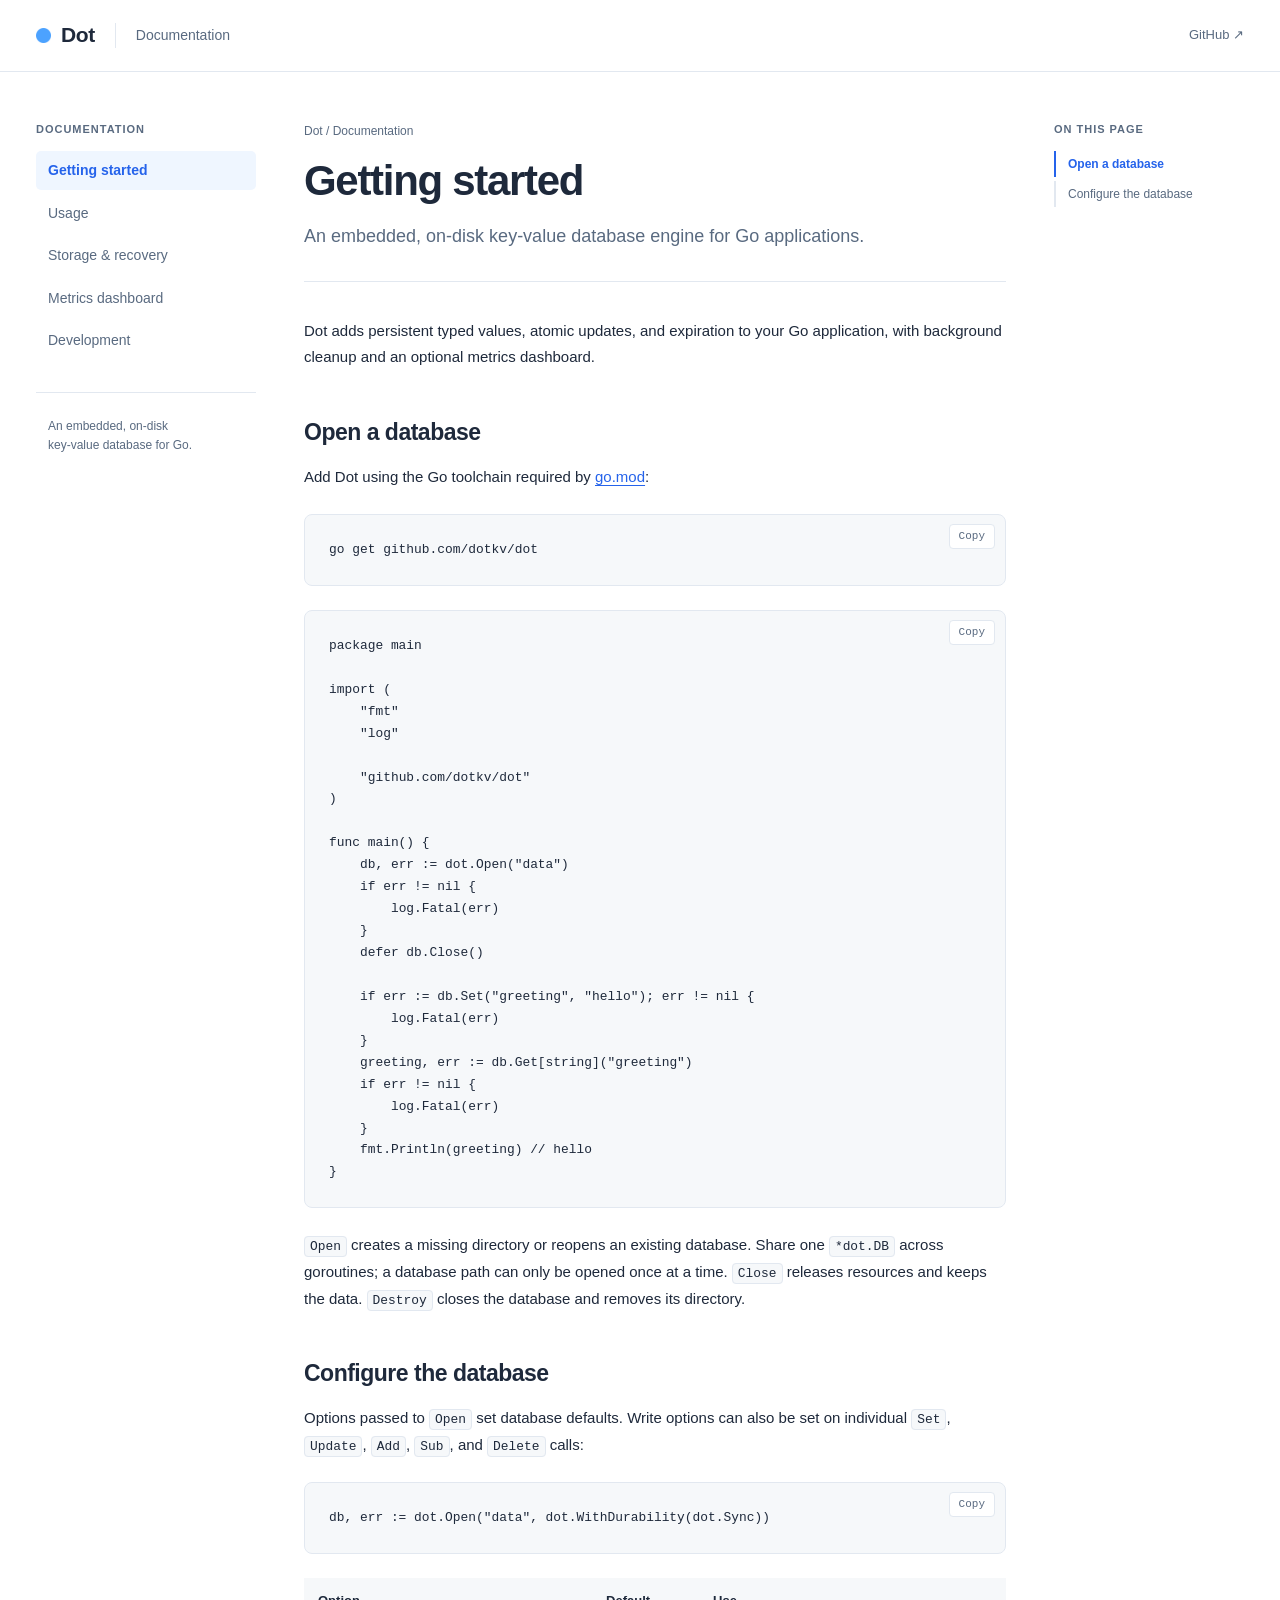
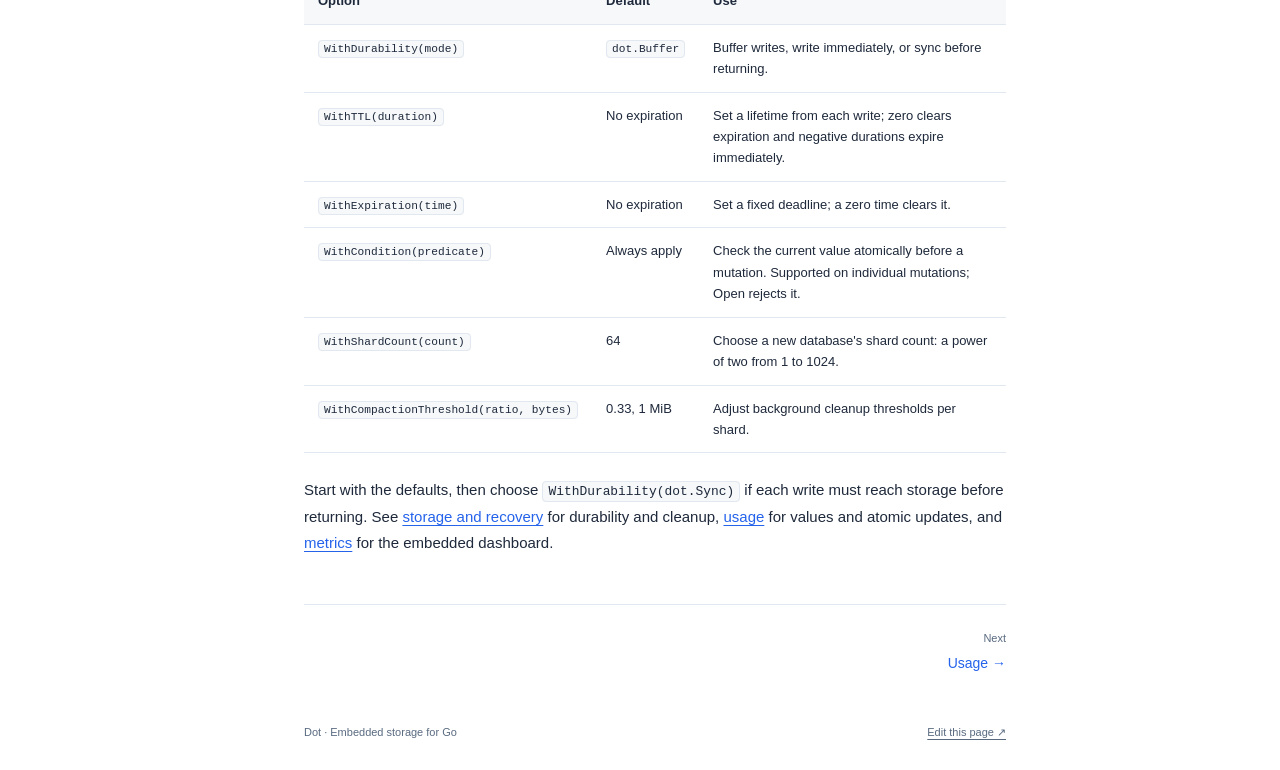
<file: docs/index.html>
<!doctype html>
<html lang="en">
<head>
  <meta charset="utf-8">
  <meta name="viewport" content="width=device-width, initial-scale=1">
  <meta name="description" content="An embedded, on-disk key-value database engine for Go applications.">
  <meta name="color-scheme" content="light dark">
  <title>Getting started · Dot</title>
  <link rel="icon" href="dot128.png" type="image/png" sizes="128x128">
  <link rel="icon" href="dot512.png" type="image/png" sizes="512x512">
  <link rel="stylesheet" href="style.css">
  <script src="app.js" defer></script>
</head>
<body>
  <a class="skip-link" href="#content">Skip to content</a>
  <header class="site-header">
    <a class="brand" href="index.html"><img class="brand-dot" src="dot128.png" width="15" height="15" alt="">Dot <span class="brand-label">Documentation</span></a>
    <div class="header-actions">
      <a href="https://github.com/dotkv/dot">GitHub <span aria-hidden="true">↗</span></a>
      <button class="menu-toggle" type="button" aria-expanded="false" aria-controls="site-nav" hidden>Menu</button>
    </div>
  </header>
  <div class="layout">
    <aside class="sidebar" id="site-nav">
      <p class="nav-label">Documentation</p>
      <nav aria-label="Documentation">
        <a href="index.html" aria-current="page">Getting started</a>
        <a href="usage.html">Usage</a>
        <a href="storage.html">Storage &amp; recovery</a>
        <a href="metrics.html">Metrics dashboard</a>
        <a href="development.html">Development</a>
      </nav>
      <p class="sidebar-note">An embedded, on-disk<br>key-value database for Go.</p>
    </aside>
    <main id="content" tabindex="-1">
      <div class="page-heading">
        <p class="eyebrow">Dot / Documentation</p>
        <h1>Getting started</h1>
        <p class="lead">An embedded, on-disk key-value database engine for Go applications.</p>
      </div>
      <article aria-label="Getting started">
<p>Dot adds persistent typed values, atomic updates, and expiration to your Go
application, with background cleanup and an optional metrics dashboard.</p>

<h2 id="open-a-database">Open a database</h2>

<p>Add Dot using the Go toolchain required by
<a href="https://github.com/dotkv/dot/blob/master/go.mod">go.mod</a>:</p>

<pre><code class="language-sh">go get github.com/dotkv/dot</code></pre>

<pre><code class="language-go">package main

import (
	&quot;fmt&quot;
	&quot;log&quot;

	&quot;github.com/dotkv/dot&quot;
)

func main() {
	db, err := dot.Open(&quot;data&quot;)
	if err != nil {
		log.Fatal(err)
	}
	defer db.Close()

	if err := db.Set(&quot;greeting&quot;, &quot;hello&quot;); err != nil {
		log.Fatal(err)
	}
	greeting, err := db.Get[string](&quot;greeting&quot;)
	if err != nil {
		log.Fatal(err)
	}
	fmt.Println(greeting) // hello
}</code></pre>

<p><code>Open</code> creates a missing directory or reopens an existing database.
Share one <code>*dot.DB</code> across goroutines; a database path can only be opened
once at a time. <code>Close</code> releases resources and keeps the data.
<code>Destroy</code> closes the database and removes its directory.</p>

<h2 id="configure-writes">Configure the database</h2>

<p>Options passed to <code>Open</code> set database defaults. Write options can also be set
on individual <code>Set</code>, <code>Update</code>, <code>Add</code>, <code>Sub</code>, and <code>Delete</code> calls:</p>

<pre><code class="language-go">db, err := dot.Open(&quot;data&quot;, dot.WithDurability(dot.Sync))</code></pre>

<div class="table-scroll" role="region" aria-label="Database options" tabindex="0">
<table class="options-table">
<thead><tr><th scope="col">Option</th><th scope="col">Default</th><th scope="col">Use</th></tr></thead>
<tbody>
<tr><td><code>WithDurability(mode)</code></td><td><code>dot.Buffer</code></td><td>Buffer writes, write immediately, or sync before returning.</td></tr>
<tr><td><code>WithTTL(duration)</code></td><td>No expiration</td><td>Set a lifetime from each write; zero clears expiration and negative durations expire immediately.</td></tr>
<tr><td><code>WithExpiration(time)</code></td><td>No expiration</td><td>Set a fixed deadline; a zero time clears it.</td></tr>
<tr><td><code>WithCondition(predicate)</code></td><td>Always apply</td><td>Check the current value atomically before a mutation. Supported on individual mutations; Open rejects it.</td></tr>
<tr><td><code>WithShardCount(count)</code></td><td>64</td><td>Choose a new database's shard count: a power of two from 1 to 1024.</td></tr>
<tr><td><code>WithCompactionThreshold(ratio, bytes)</code></td><td>0.33, 1 MiB</td><td>Adjust background cleanup thresholds per shard.</td></tr>
</tbody>
</table>
</div>

<p>Start with the defaults, then choose <code>WithDurability(dot.Sync)</code> if each write must
reach storage before returning. See <a href="storage.html">storage and recovery</a>
for durability and cleanup, <a href="usage.html">usage</a> for values and atomic
updates, and <a href="metrics.html">metrics</a> for the embedded dashboard.</p>
      </article>
      <nav class="pagination" aria-label="Previous and next pages"><a href="usage.html" rel="next"><span>Next</span>Usage <span aria-hidden="true">→</span></a></nav>
      <footer>Dot · Embedded storage for Go <a href="https://github.com/dotkv/dot/blob/master/docs/index.html">Edit this page <span aria-hidden="true">↗</span></a></footer>
    </main>
    <aside class="toc">
      <p class="nav-label">On this page</p>
      <nav aria-label="On this page">
        <a href="#open-a-database">Open a database</a>
        <a href="#configure-writes">Configure the database</a>
      </nav>
    </aside>
  </div>
  <p class="sr-only" id="copy-status" role="status" aria-live="polite"></p>
</body>
</html>
</file>
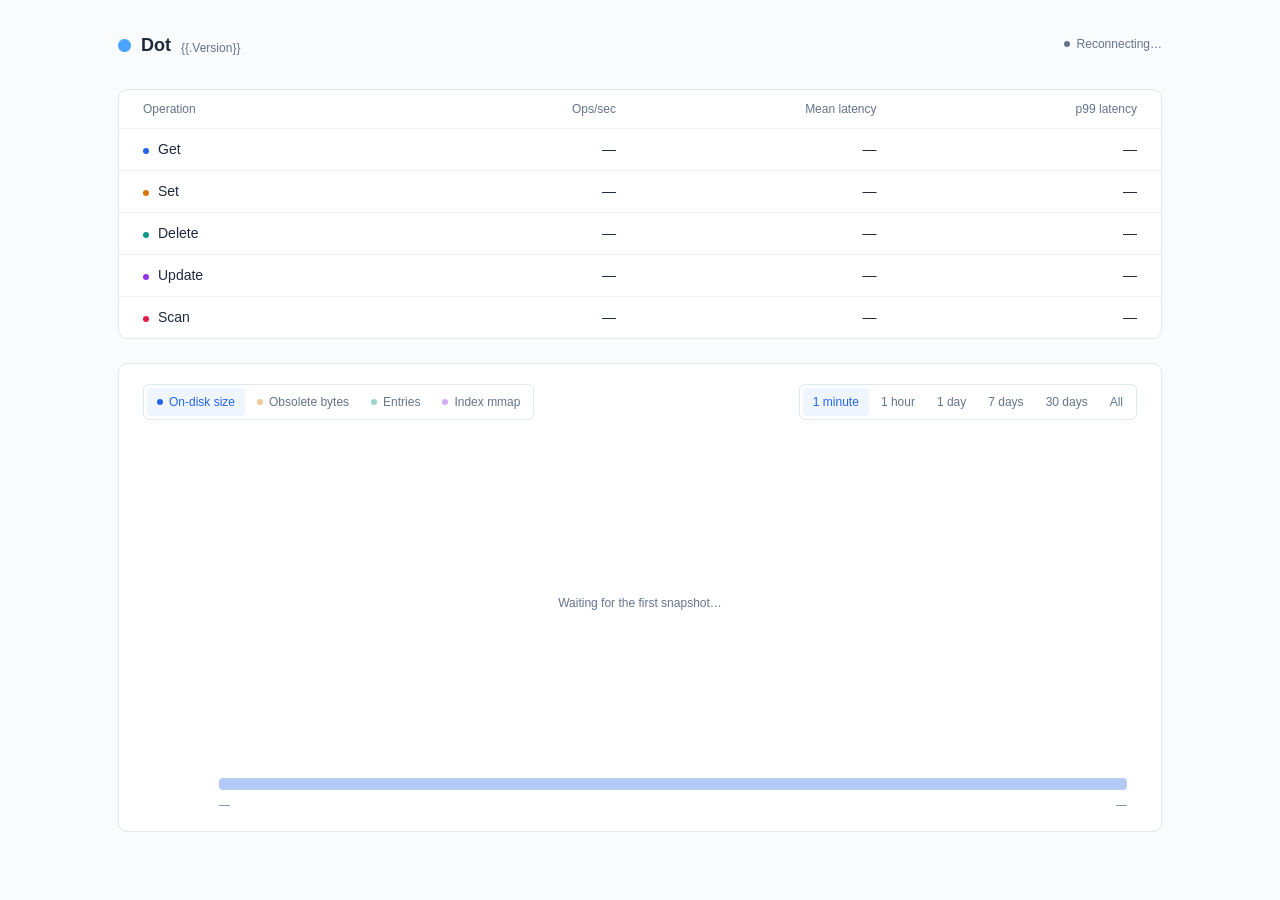
<file: metrics_ui/index.html>
<!doctype html>
<html lang="en">
<head>
  <meta charset="utf-8">
  <meta name="viewport" content="width=device-width, initial-scale=1">
  <meta name="color-scheme" content="light dark">
  <title>Dot · Metrics</title>
  <link rel="icon" href="dot128.png" type="image/png" sizes="128x128">
  <link rel="icon" href="dot512.png" type="image/png" sizes="512x512">
  <link rel="stylesheet" href="app.css">
  <script src="app.js" defer></script>
</head>
<body>
  <main>
    <header class="page-header">
      <h1 class="brand"><img class="dot" src="dot128.png" width="13" height="13" alt="">Dot<span class="version">{{.Version}}</span></h1>
      <div class="connection" role="status" aria-live="polite">
        <span id="status-dot" class="status-dot" aria-hidden="true"></span>
        <span id="status">Connecting…</span>
      </div>
    </header>

    <p id="notice" class="notice" role="status" hidden></p>

    <section class="operations" aria-label="Operations">
      <div class="operations-scroll">
        <table>
          <thead><tr><th scope="col">Operation</th><th scope="col">Ops/sec</th><th scope="col">Mean latency</th><th scope="col">p99 latency</th></tr></thead>
          <tbody>
          <tr>
            <th scope="row"><span class="series-dot get" aria-hidden="true"></span>Get</th>
            <td><button type="button" class="operation-value" data-metric="get_ops" aria-pressed="false" aria-label="Graph Get ops/sec"><span id="value-get_ops">—</span></button></td>
            <td><button type="button" class="operation-value" data-metric="get_mean_ns" aria-pressed="false" aria-label="Graph Get mean latency"><span id="value-get_mean_ns">—</span></button></td>
            <td><button type="button" class="operation-value" data-metric="get_p99_ns" aria-pressed="false" aria-label="Graph Get p99 latency"><span id="value-get_p99_ns">—</span></button></td>
          </tr>
          <tr>
            <th scope="row"><span class="series-dot set" aria-hidden="true"></span>Set</th>
            <td><button type="button" class="operation-value" data-metric="set_ops" aria-pressed="false" aria-label="Graph Set ops/sec"><span id="value-set_ops">—</span></button></td>
            <td><button type="button" class="operation-value" data-metric="set_mean_ns" aria-pressed="false" aria-label="Graph Set mean latency"><span id="value-set_mean_ns">—</span></button></td>
            <td><button type="button" class="operation-value" data-metric="set_p99_ns" aria-pressed="false" aria-label="Graph Set p99 latency"><span id="value-set_p99_ns">—</span></button></td>
          </tr>
          <tr>
            <th scope="row"><span class="series-dot delete" aria-hidden="true"></span>Delete</th>
            <td><button type="button" class="operation-value" data-metric="delete_ops" aria-pressed="false" aria-label="Graph Delete ops/sec"><span id="value-delete_ops">—</span></button></td>
            <td><button type="button" class="operation-value" data-metric="delete_mean_ns" aria-pressed="false" aria-label="Graph Delete mean latency"><span id="value-delete_mean_ns">—</span></button></td>
            <td><button type="button" class="operation-value" data-metric="delete_p99_ns" aria-pressed="false" aria-label="Graph Delete p99 latency"><span id="value-delete_p99_ns">—</span></button></td>
          </tr>
          <tr>
            <th scope="row"><span class="series-dot update" aria-hidden="true"></span>Update</th>
            <td><button type="button" class="operation-value" data-metric="update_ops" aria-pressed="false" aria-label="Graph Update ops/sec"><span id="value-update_ops">—</span></button></td>
            <td><button type="button" class="operation-value" data-metric="update_mean_ns" aria-pressed="false" aria-label="Graph Update mean latency"><span id="value-update_mean_ns">—</span></button></td>
            <td><button type="button" class="operation-value" data-metric="update_p99_ns" aria-pressed="false" aria-label="Graph Update p99 latency"><span id="value-update_p99_ns">—</span></button></td>
          </tr>
          <tr>
            <th scope="row" title="Each iterator execution counts once; latency includes the caller's loop body"><span class="series-dot scan" aria-hidden="true"></span>Scan</th>
            <td><button type="button" class="operation-value" data-metric="scan_ops" aria-pressed="false" aria-label="Graph Scan ops/sec"><span id="value-scan_ops">—</span></button></td>
            <td><button type="button" class="operation-value" data-metric="scan_mean_ns" aria-pressed="false" aria-label="Graph Scan mean latency"><span id="value-scan_mean_ns">—</span></button></td>
            <td><button type="button" class="operation-value" data-metric="scan_p99_ns" aria-pressed="false" aria-label="Graph Scan p99 latency"><span id="value-scan_p99_ns">—</span></button></td>
          </tr>
          </tbody>
        </table>
      </div>
    </section>

    <section class="history" aria-label="Metric history">
      <div class="history-header">
        <div class="button-group metric-options" role="group" aria-label="Metrics to graph">
          <button type="button" data-metric="disk_bytes" aria-pressed="true"><span class="series-dot disk" aria-hidden="true"></span>On-disk size</button>
          <button type="button" data-metric="obsolete_bytes" aria-pressed="false"><span class="series-dot obsolete" aria-hidden="true"></span>Obsolete bytes</button>
          <button type="button" data-metric="entry_count" aria-pressed="false"><span class="series-dot entries" aria-hidden="true"></span>Entries</button>
          <button type="button" data-metric="index_mapped_bytes" aria-pressed="false" title="Mapped address space for this database's index, including pages not resident in RAM"><span class="series-dot index-mmap" aria-hidden="true"></span>Index mmap</button>
        </div>
        <div class="button-group ranges" role="group" aria-label="Graph time range">
          <button type="button" data-range="60000" aria-pressed="true">1 minute</button>
          <button type="button" data-range="3600000" aria-pressed="false">1 hour</button>
          <button type="button" data-range="86400000" aria-pressed="false">1 day</button>
          <button type="button" data-range="604800000" aria-pressed="false">7 days</button>
          <button type="button" data-range="2592000000" aria-pressed="false">30 days</button>
          <button type="button" data-range="all" aria-pressed="false">All</button>
        </div>
      </div>
      <div class="plot">
        <canvas id="chart" role="img" aria-label="Waiting for metric samples"></canvas>
        <p id="empty" class="empty">Waiting for the first snapshot…</p>
        <div id="crosshair" class="crosshair" hidden></div>
        <div id="tooltip" class="tooltip" role="tooltip" hidden>
          <time id="tooltip-time"></time>
        </div>
      </div>
      <div class="history-navigation">
        <div id="scrubber" class="scrubber" role="scrollbar" tabindex="-1" aria-label="Browse metric history" aria-controls="chart" aria-orientation="horizontal" aria-valuemin="0" aria-valuemax="0" aria-valuenow="0" aria-disabled="true" aria-describedby="history-help">
          <div id="scrubber-window" class="scrubber-window"></div>
        </div>
        <div class="scrubber-labels"><time id="loaded-start">—</time><time id="loaded-end">—</time></div>
        <p id="history-help" class="sr-only">Scroll or drag the chart to browse history. Click or drag this scrubber, or use arrow keys, Page Up, Page Down, Home, and End. Move to the latest end to resume following new samples.</p>
      </div>
    </section>

  </main>
</body>
</html>
</file>
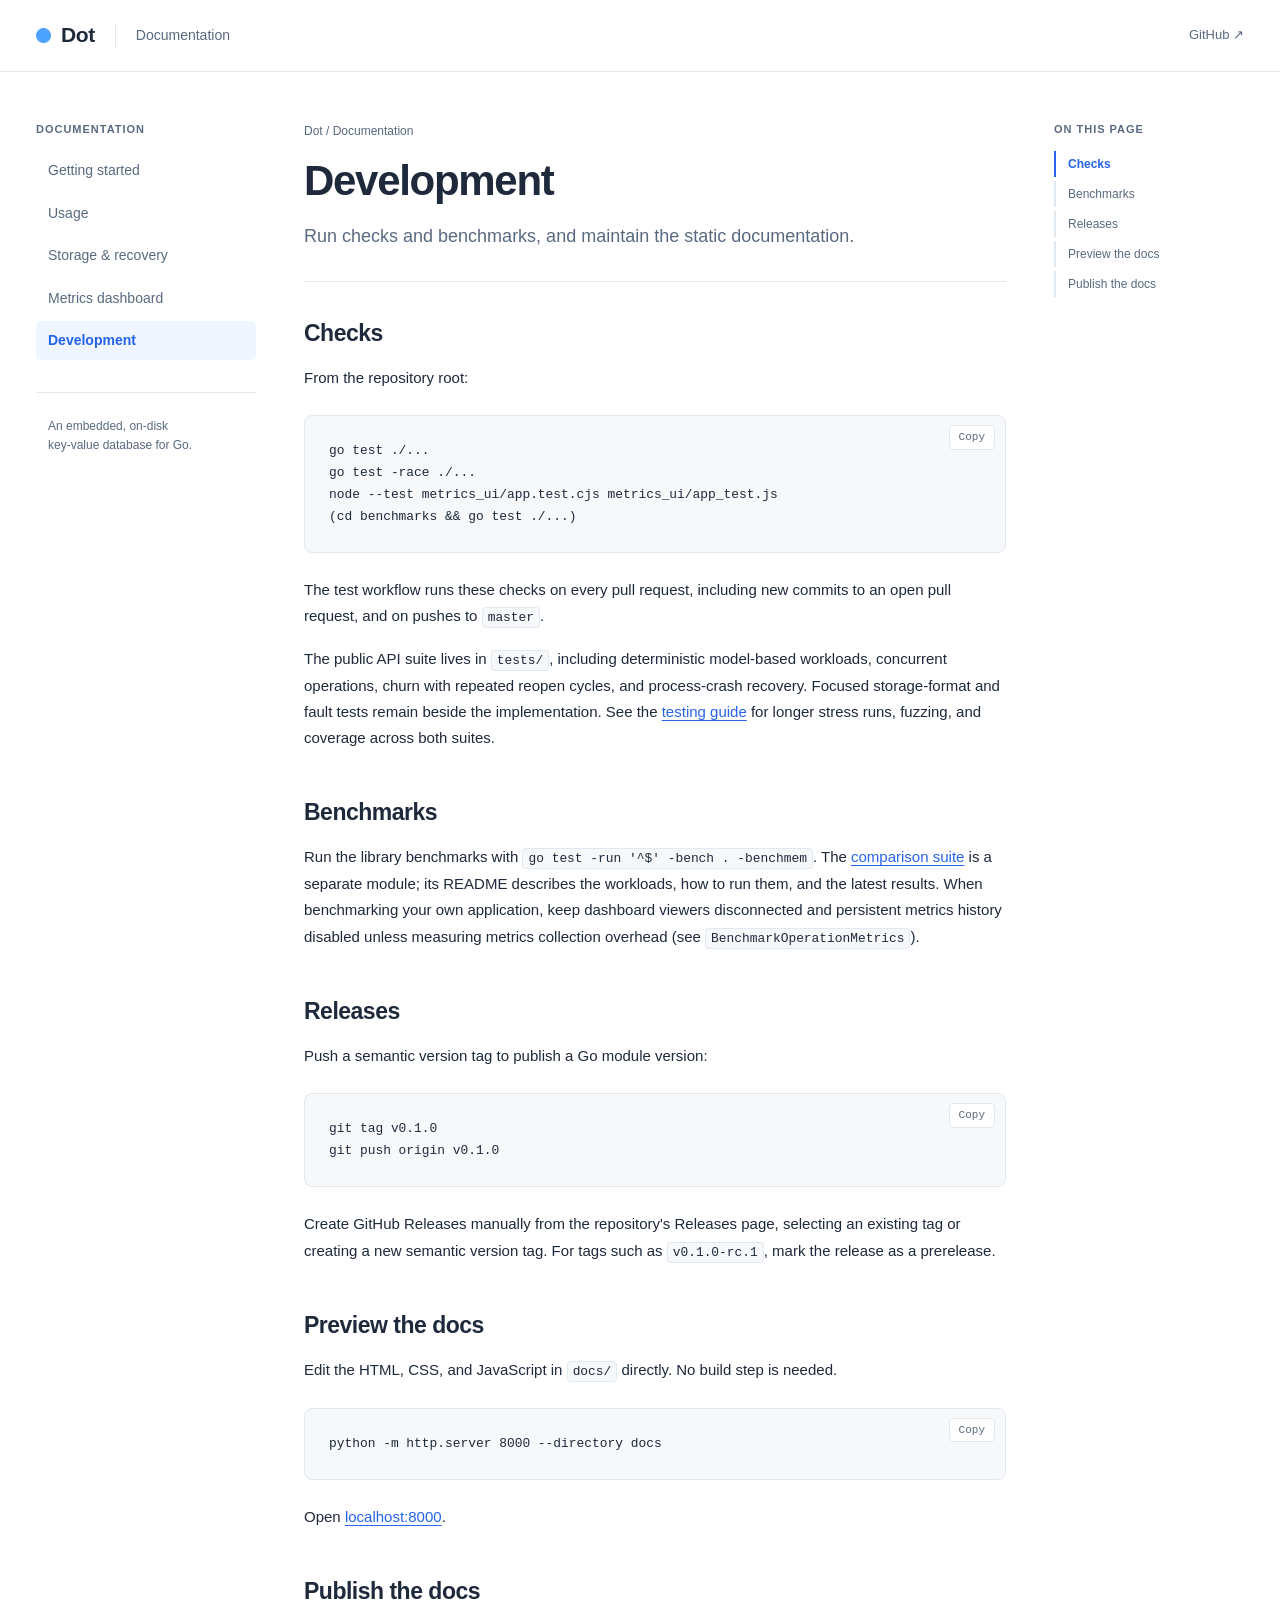
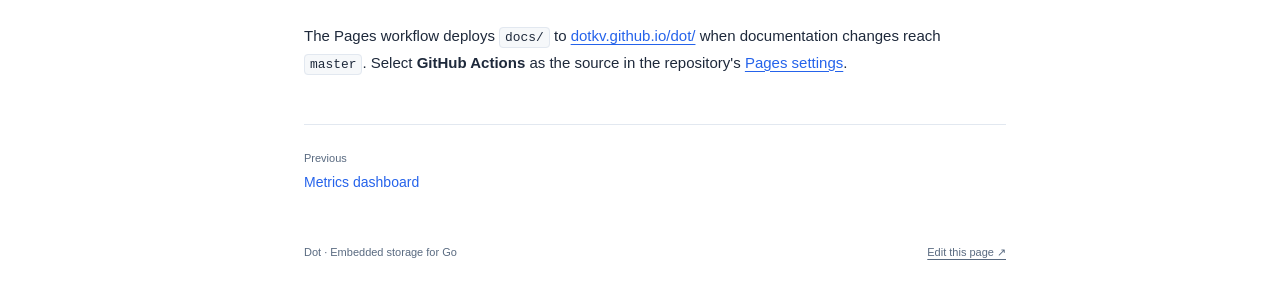
<file: docs/development.html>
<!doctype html>
<html lang="en">
<head>
  <meta charset="utf-8">
  <meta name="viewport" content="width=device-width, initial-scale=1">
  <meta name="description" content="Run checks and benchmarks, and maintain the static documentation.">
  <meta name="color-scheme" content="light dark">
  <title>Development · Dot</title>
  <link rel="icon" href="dot128.png" type="image/png" sizes="128x128">
  <link rel="icon" href="dot512.png" type="image/png" sizes="512x512">
  <link rel="stylesheet" href="style.css">
  <script src="app.js" defer></script>
</head>
<body>
  <a class="skip-link" href="#content">Skip to content</a>
  <header class="site-header">
    <a class="brand" href="index.html"><img class="brand-dot" src="dot128.png" width="15" height="15" alt="">Dot <span class="brand-label">Documentation</span></a>
    <div class="header-actions">
      <a href="https://github.com/dotkv/dot">GitHub <span aria-hidden="true">↗</span></a>
      <button class="menu-toggle" type="button" aria-expanded="false" aria-controls="site-nav" hidden>Menu</button>
    </div>
  </header>
  <div class="layout">
    <aside class="sidebar" id="site-nav">
      <p class="nav-label">Documentation</p>
      <nav aria-label="Documentation">
        <a href="index.html">Getting started</a>
        <a href="usage.html">Usage</a>
        <a href="storage.html">Storage &amp; recovery</a>
        <a href="metrics.html">Metrics dashboard</a>
        <a href="development.html" aria-current="page">Development</a>
      </nav>
      <p class="sidebar-note">An embedded, on-disk<br>key-value database for Go.</p>
    </aside>
    <main id="content" tabindex="-1">
      <div class="page-heading">
        <p class="eyebrow">Dot / Documentation</p>
        <h1>Development</h1>
        <p class="lead">Run checks and benchmarks, and maintain the static documentation.</p>
      </div>
      <article aria-label="Development">
<h2 id="checks">Checks</h2>

<p>From the repository root:</p>

<pre><code class="language-sh">go test ./...
go test -race ./...
node --test metrics_ui/app.test.cjs metrics_ui/app_test.js
(cd benchmarks &amp;&amp; go test ./...)</code></pre>

<p>The test workflow runs these checks on every pull request, including new commits
to an open pull request, and on pushes to <code>master</code>.</p>

<p>The public API suite lives in <code>tests/</code>, including deterministic
model-based workloads, concurrent operations, churn with repeated reopen cycles,
and process-crash recovery. Focused storage-format and fault tests remain beside
the implementation. See the
<a href="https://github.com/dotkv/dot/tree/master/tests">testing guide</a>
for longer stress runs, fuzzing, and coverage across both suites.</p>

<h2 id="benchmarks">Benchmarks</h2>

<p>Run the library benchmarks with <code>go test -run '^$' -bench . -benchmem</code>.
The <a href="https://github.com/dotkv/dot/tree/master/benchmarks">comparison suite</a>
is a separate module; its README describes the workloads, how to run them, and the
latest results. When benchmarking your own application, keep dashboard viewers
disconnected and persistent metrics history disabled unless measuring metrics
collection overhead (see <code>BenchmarkOperationMetrics</code>).</p>

<h2 id="releases">Releases</h2>

<p>Push a semantic version tag to publish a Go module version:</p>

<pre><code class="language-sh">git tag v0.1.0
git push origin v0.1.0</code></pre>

<p>Create GitHub Releases manually from the repository's Releases page, selecting
an existing tag or creating a new semantic version tag. For tags such as
<code>v0.1.0-rc.1</code>, mark the release as a prerelease.</p>

<h2 id="preview-the-docs">Preview the docs</h2>

<p>Edit the HTML, CSS, and JavaScript in <code>docs/</code> directly. No build step is needed.</p>

<pre><code class="language-sh">python -m http.server 8000 --directory docs</code></pre>

<p>Open <a href="http://localhost:8000/">localhost:8000</a>.</p>

<h2 id="publish-with-github-pages">Publish the docs</h2>

<p>The Pages workflow deploys <code>docs/</code> to
<a href="https://dotkv.github.io/dot/">dotkv.github.io/dot/</a> when documentation
changes reach <code>master</code>. Select <strong>GitHub Actions</strong> as the
source in the repository's
<a href="https://github.com/dotkv/dot/settings/pages">Pages settings</a>.</p>
      </article>
      <nav class="pagination" aria-label="Previous and next pages"><a href="metrics.html" rel="prev"><span>Previous</span>Metrics dashboard</a></nav>
      <footer>Dot · Embedded storage for Go <a href="https://github.com/dotkv/dot/blob/master/docs/development.html">Edit this page <span aria-hidden="true">↗</span></a></footer>
    </main>
    <aside class="toc">
      <p class="nav-label">On this page</p>
      <nav aria-label="On this page">
        <a href="#checks">Checks</a>
        <a href="#benchmarks">Benchmarks</a>
        <a href="#releases">Releases</a>
        <a href="#preview-the-docs">Preview the docs</a>
        <a href="#publish-with-github-pages">Publish the docs</a>
      </nav>
    </aside>
  </div>
  <p class="sr-only" id="copy-status" role="status" aria-live="polite"></p>
</body>
</html>
</file>
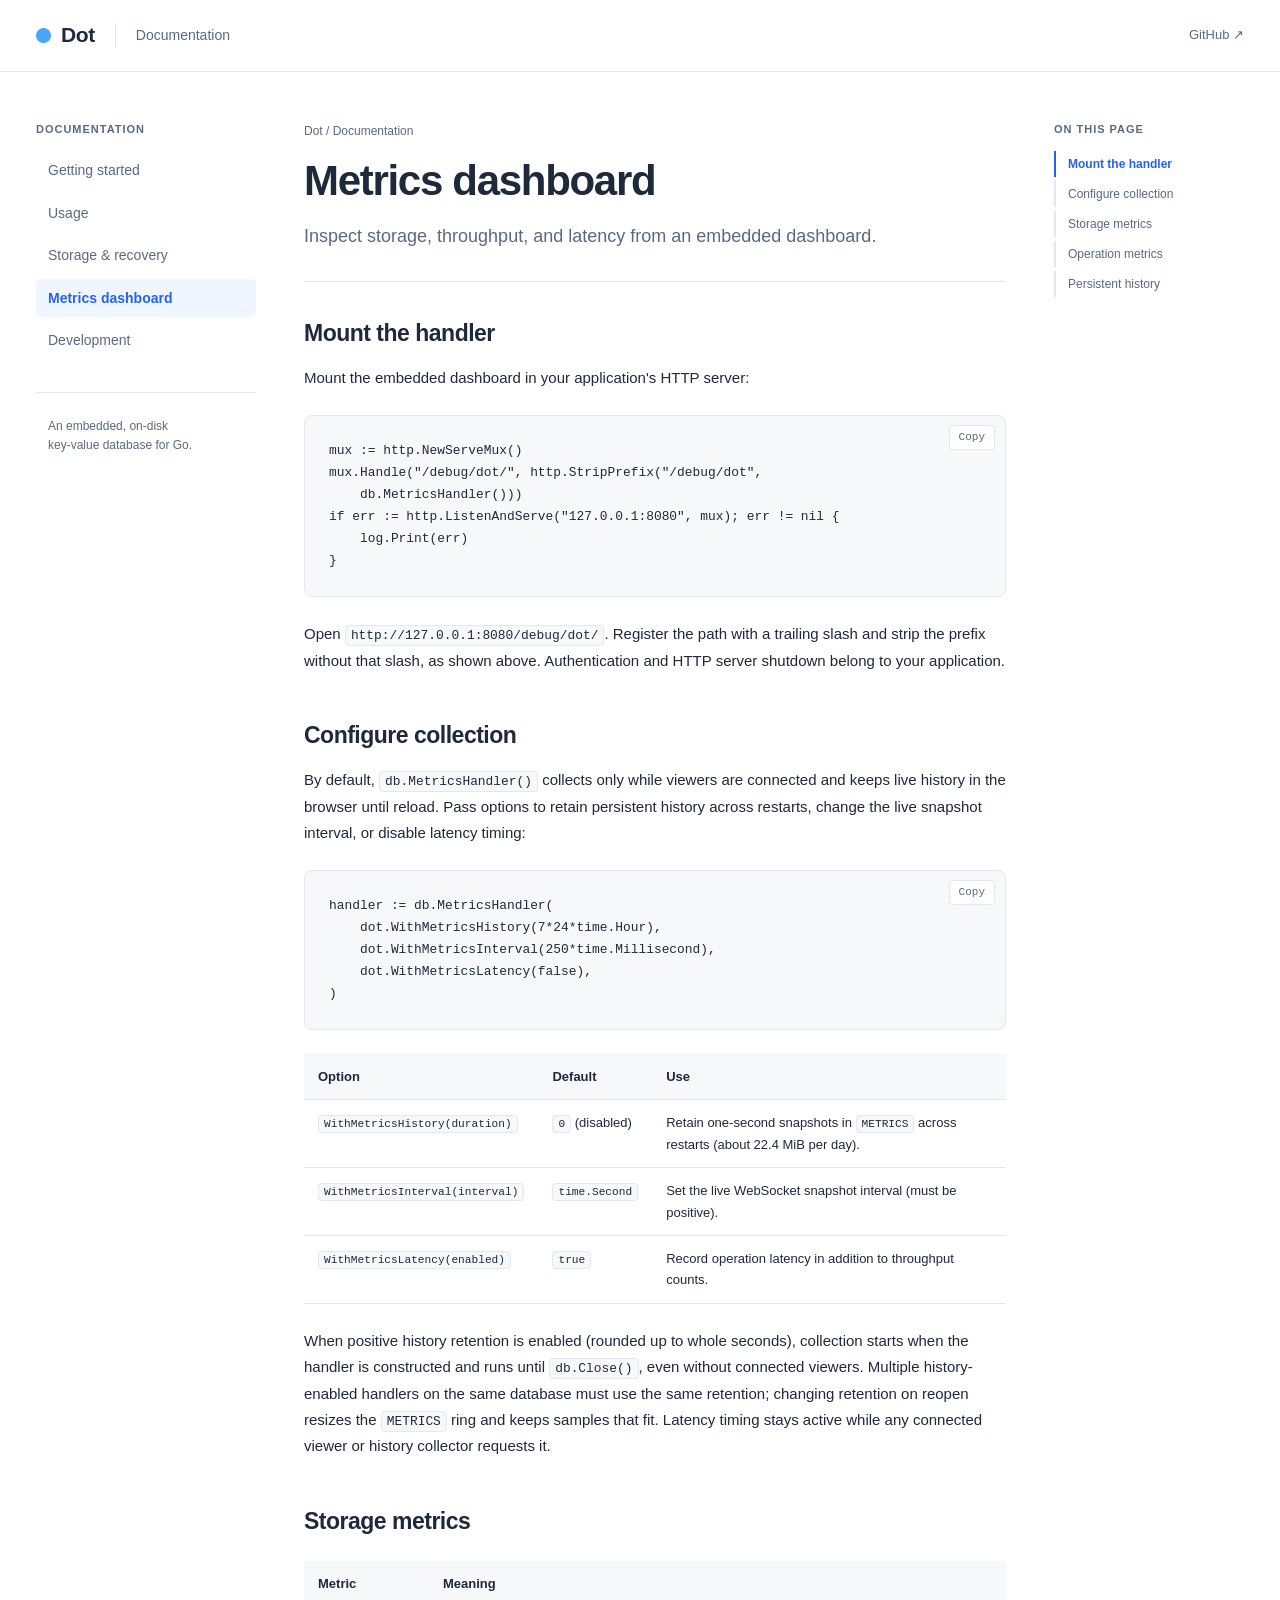
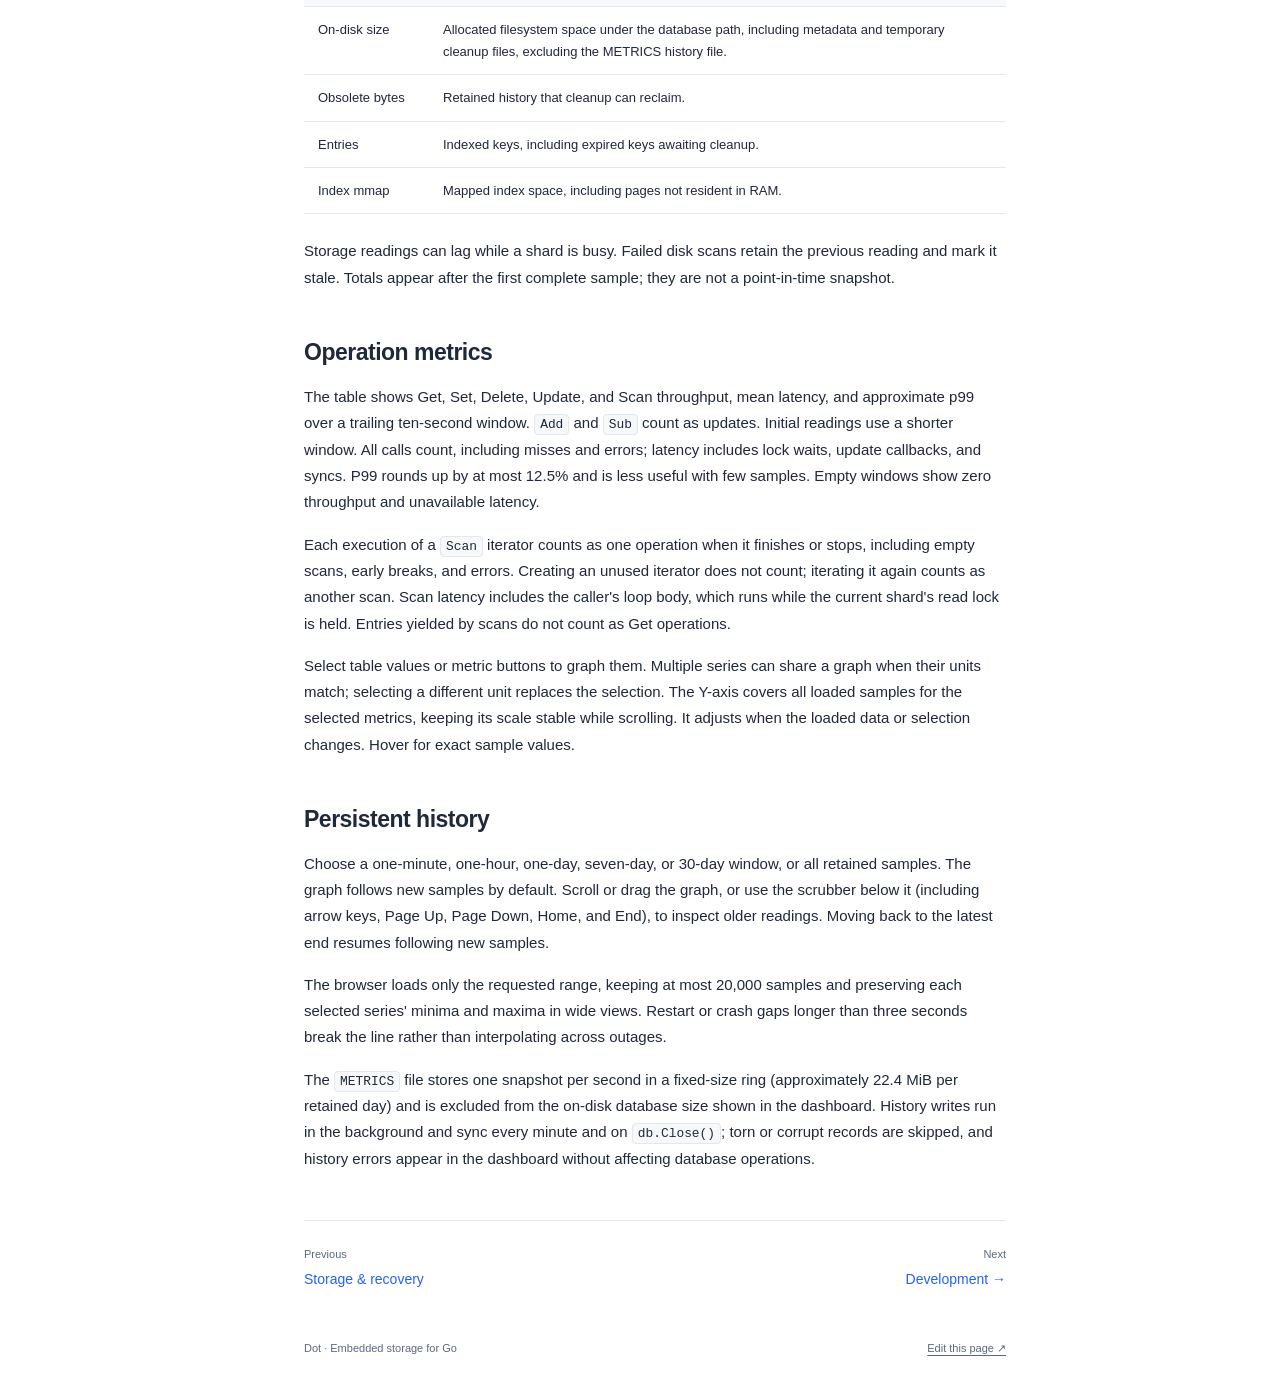
<file: docs/metrics.html>
<!doctype html>
<html lang="en">
<head>
  <meta charset="utf-8">
  <meta name="viewport" content="width=device-width, initial-scale=1">
  <meta name="description" content="Inspect storage, throughput, and latency from an embedded dashboard.">
  <meta name="color-scheme" content="light dark">
  <title>Metrics dashboard · Dot</title>
  <link rel="icon" href="dot128.png" type="image/png" sizes="128x128">
  <link rel="icon" href="dot512.png" type="image/png" sizes="512x512">
  <link rel="stylesheet" href="style.css">
  <script src="app.js" defer></script>
</head>
<body>
  <a class="skip-link" href="#content">Skip to content</a>
  <header class="site-header">
    <a class="brand" href="index.html"><img class="brand-dot" src="dot128.png" width="15" height="15" alt="">Dot <span class="brand-label">Documentation</span></a>
    <div class="header-actions">
      <a href="https://github.com/dotkv/dot">GitHub <span aria-hidden="true">↗</span></a>
      <button class="menu-toggle" type="button" aria-expanded="false" aria-controls="site-nav" hidden>Menu</button>
    </div>
  </header>
  <div class="layout">
    <aside class="sidebar" id="site-nav">
      <p class="nav-label">Documentation</p>
      <nav aria-label="Documentation">
        <a href="index.html">Getting started</a>
        <a href="usage.html">Usage</a>
        <a href="storage.html">Storage &amp; recovery</a>
        <a href="metrics.html" aria-current="page">Metrics dashboard</a>
        <a href="development.html">Development</a>
      </nav>
      <p class="sidebar-note">An embedded, on-disk<br>key-value database for Go.</p>
    </aside>
    <main id="content" tabindex="-1">
      <div class="page-heading">
        <p class="eyebrow">Dot / Documentation</p>
        <h1>Metrics dashboard</h1>
        <p class="lead">Inspect storage, throughput, and latency from an embedded dashboard.</p>
      </div>
      <article aria-label="Metrics dashboard">
<h2 id="mount-the-handler">Mount the handler</h2>

<p>Mount the embedded dashboard in your application's HTTP server:</p>

<pre><code class="language-go">mux := http.NewServeMux()
mux.Handle(&quot;/debug/dot/&quot;, http.StripPrefix(&quot;/debug/dot&quot;,
    db.MetricsHandler()))
if err := http.ListenAndServe(&quot;127.0.0.1:8080&quot;, mux); err != nil {
    log.Print(err)
}</code></pre>

<p>Open <code>http://127.0.0.1:8080/debug/dot/</code>. Register the path with a trailing
slash and strip the prefix without that slash, as shown above. Authentication
and HTTP server shutdown belong to your application.</p>

<h2 id="configure-collection">Configure collection</h2>

<p>By default, <code>db.MetricsHandler()</code> collects only while viewers are
connected and keeps live history in the browser until reload. Pass options to
retain persistent history across restarts, change the live snapshot interval, or
disable latency timing:</p>

<pre><code class="language-go">handler := db.MetricsHandler(
    dot.WithMetricsHistory(7*24*time.Hour),
    dot.WithMetricsInterval(250*time.Millisecond),
    dot.WithMetricsLatency(false),
)</code></pre>

<div class="table-scroll" role="region" aria-label="Metrics options" tabindex="0">
<table class="options-table">
<thead><tr><th scope="col">Option</th><th scope="col">Default</th><th scope="col">Use</th></tr></thead>
<tbody>
<tr><td><code>WithMetricsHistory(duration)</code></td><td><code>0</code> (disabled)</td><td>Retain one-second snapshots in <code>METRICS</code> across restarts (about 22.4 MiB per day).</td></tr>
<tr><td><code>WithMetricsInterval(interval)</code></td><td><code>time.Second</code></td><td>Set the live WebSocket snapshot interval (must be positive).</td></tr>
<tr><td><code>WithMetricsLatency(enabled)</code></td><td><code>true</code></td><td>Record operation latency in addition to throughput counts.</td></tr>
</tbody>
</table>
</div>

<p>When positive history retention is enabled (rounded up to whole seconds),
collection starts when the handler is constructed and runs until
<code>db.Close()</code>, even without connected viewers. Multiple history-enabled
handlers on the same database must use the same retention; changing retention on
reopen resizes the <code>METRICS</code> ring and keeps samples that fit.
Latency timing stays active while any connected viewer or history collector
requests it.</p>

<h2 id="storage-metrics">Storage metrics</h2>

<div class="table-scroll" role="region" aria-label="Storage metrics" tabindex="0">
<table>
<thead><tr><th scope="col">Metric</th><th scope="col">Meaning</th></tr></thead>
<tbody>
<tr><td>On-disk size</td><td>Allocated filesystem space under the database path, including metadata and temporary cleanup files, excluding the METRICS history file.</td></tr>
<tr><td>Obsolete bytes</td><td>Retained history that cleanup can reclaim.</td></tr>
<tr><td>Entries</td><td>Indexed keys, including expired keys awaiting cleanup.</td></tr>
<tr><td>Index mmap</td><td>Mapped index space, including pages not resident in RAM.</td></tr>
</tbody>
</table>
</div>

<p>Storage readings can lag while a shard is busy. Failed disk scans retain the
previous reading and mark it stale. Totals appear after the first complete
sample; they are not a point-in-time snapshot.</p>

<h2 id="operation-metrics">Operation metrics</h2>

<p>The table shows Get, Set, Delete, Update, and Scan throughput, mean latency, and
approximate p99 over a trailing ten-second window. <code>Add</code> and
<code>Sub</code> count as updates. Initial readings use a shorter
window. All calls count, including misses and errors; latency includes lock waits,
update callbacks, and syncs. P99 rounds up by at most 12.5% and is less useful with
few samples. Empty windows show zero throughput and unavailable latency.</p>

<p>Each execution of a <code>Scan</code> iterator counts as one operation when it
finishes or stops, including empty scans, early breaks, and errors. Creating an
unused iterator does not count; iterating it again counts as another scan.
Scan latency includes the caller's loop body, which runs while the current shard's
read lock is held. Entries yielded by scans do not count as Get operations.</p>

<p>Select table values or metric buttons to graph them. Multiple series can share
a graph when their units match; selecting a different unit replaces the selection.
The Y-axis covers all loaded samples for the selected metrics, keeping its scale
stable while scrolling. It adjusts when the loaded data or selection changes.
Hover for exact sample values.</p>

<h2 id="browser-history">Persistent history</h2>

<p>Choose a one-minute, one-hour, one-day, seven-day, or 30-day window, or all
retained samples. The graph follows new samples by default. Scroll or drag the
graph, or use the scrubber below it (including arrow keys, Page Up, Page Down,
Home, and End), to inspect older readings. Moving back to the latest end resumes
following new samples.</p>

<p>The browser loads only the requested range, keeping at most 20,000 samples and
preserving each selected series' minima and maxima in wide views. Restart or
crash gaps longer than three seconds break the line rather than interpolating
across outages.</p>

<p>The <code>METRICS</code> file stores one snapshot per second in a fixed-size
ring (approximately 22.4 MiB per retained day) and is excluded from the on-disk
database size shown in the dashboard. History writes run in the background and
sync every minute and on <code>db.Close()</code>; torn or corrupt records are
skipped, and history errors appear in the dashboard without affecting database
operations.</p>
      </article>
      <nav class="pagination" aria-label="Previous and next pages"><a href="storage.html" rel="prev"><span>Previous</span>Storage &amp; recovery</a><a href="development.html" rel="next"><span>Next</span>Development <span aria-hidden="true">→</span></a></nav>
      <footer>Dot · Embedded storage for Go <a href="https://github.com/dotkv/dot/blob/master/docs/metrics.html">Edit this page <span aria-hidden="true">↗</span></a></footer>
    </main>
    <aside class="toc">
      <p class="nav-label">On this page</p>
      <nav aria-label="On this page">
        <a href="#mount-the-handler">Mount the handler</a>
        <a href="#configure-collection">Configure collection</a>
        <a href="#storage-metrics">Storage metrics</a>
        <a href="#operation-metrics">Operation metrics</a>
        <a href="#browser-history">Persistent history</a>
      </nav>
    </aside>
  </div>
  <p class="sr-only" id="copy-status" role="status" aria-live="polite"></p>
</body>
</html>
</file>
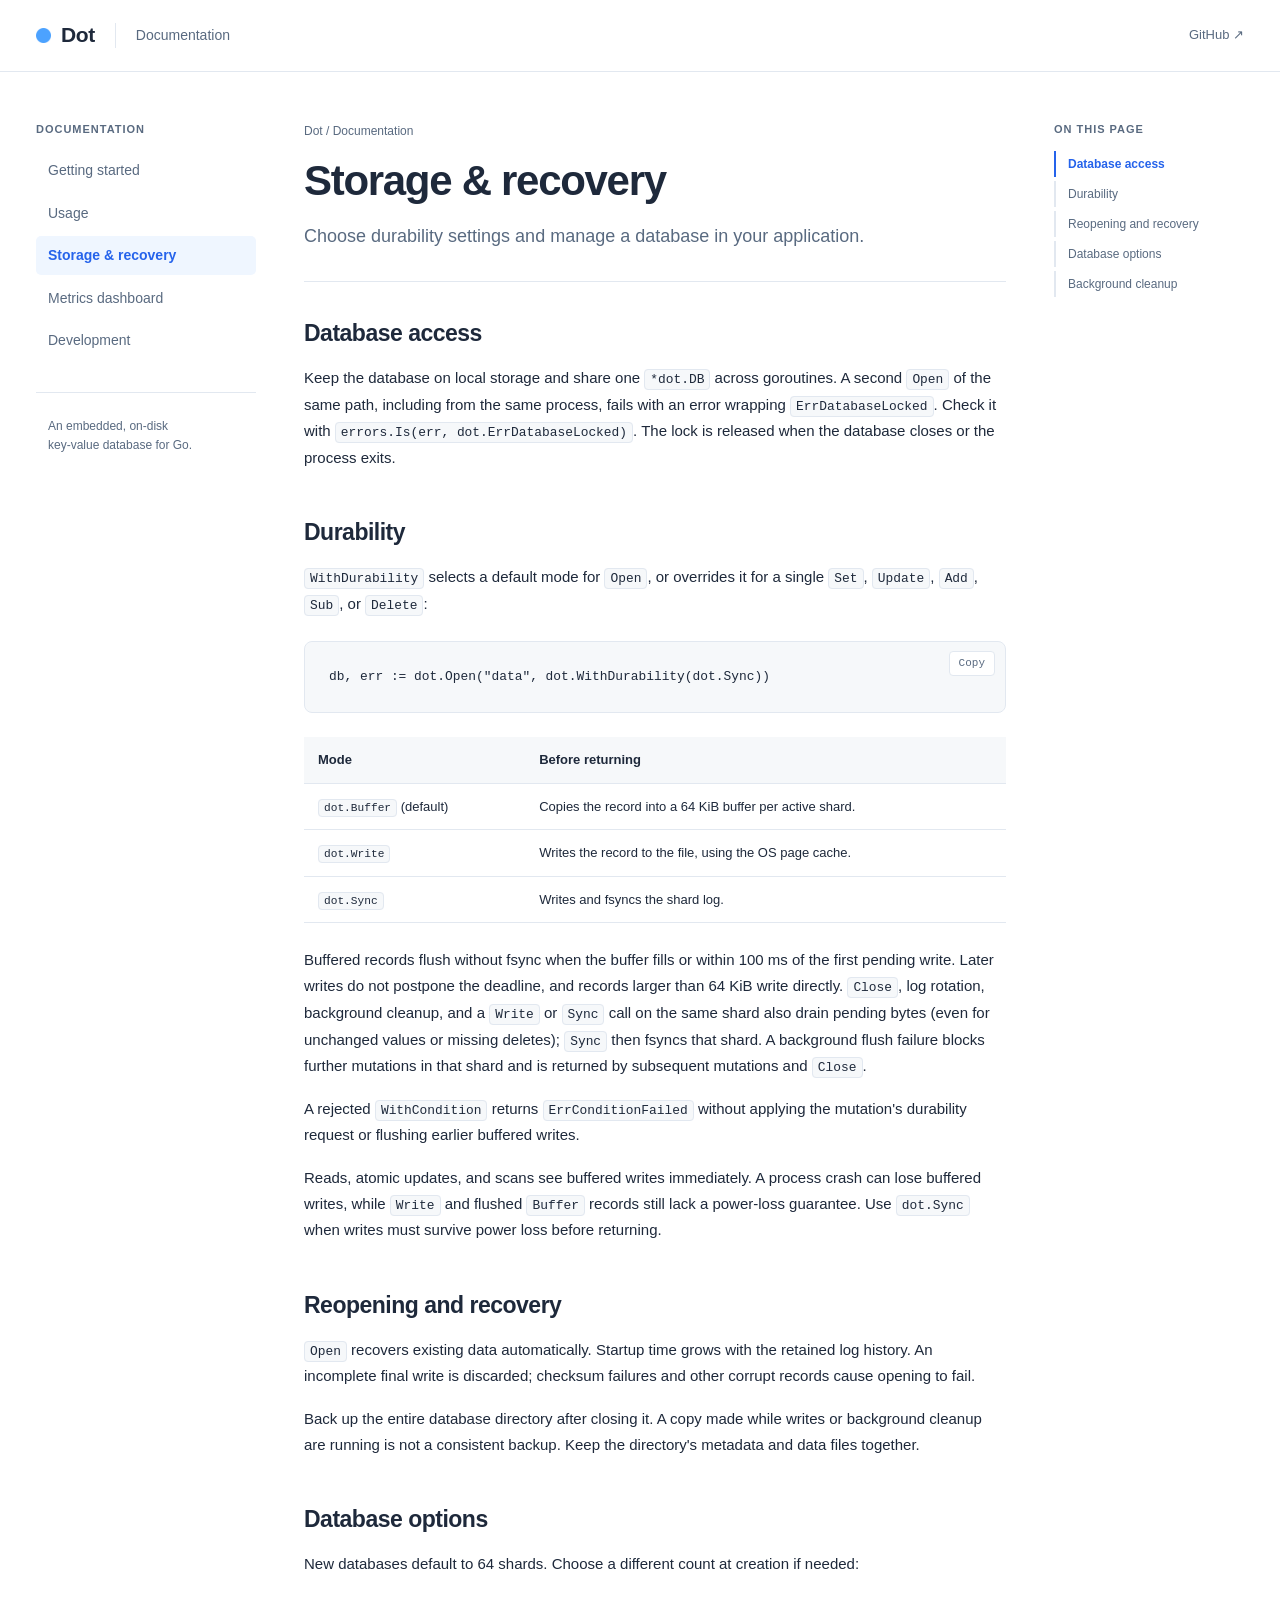
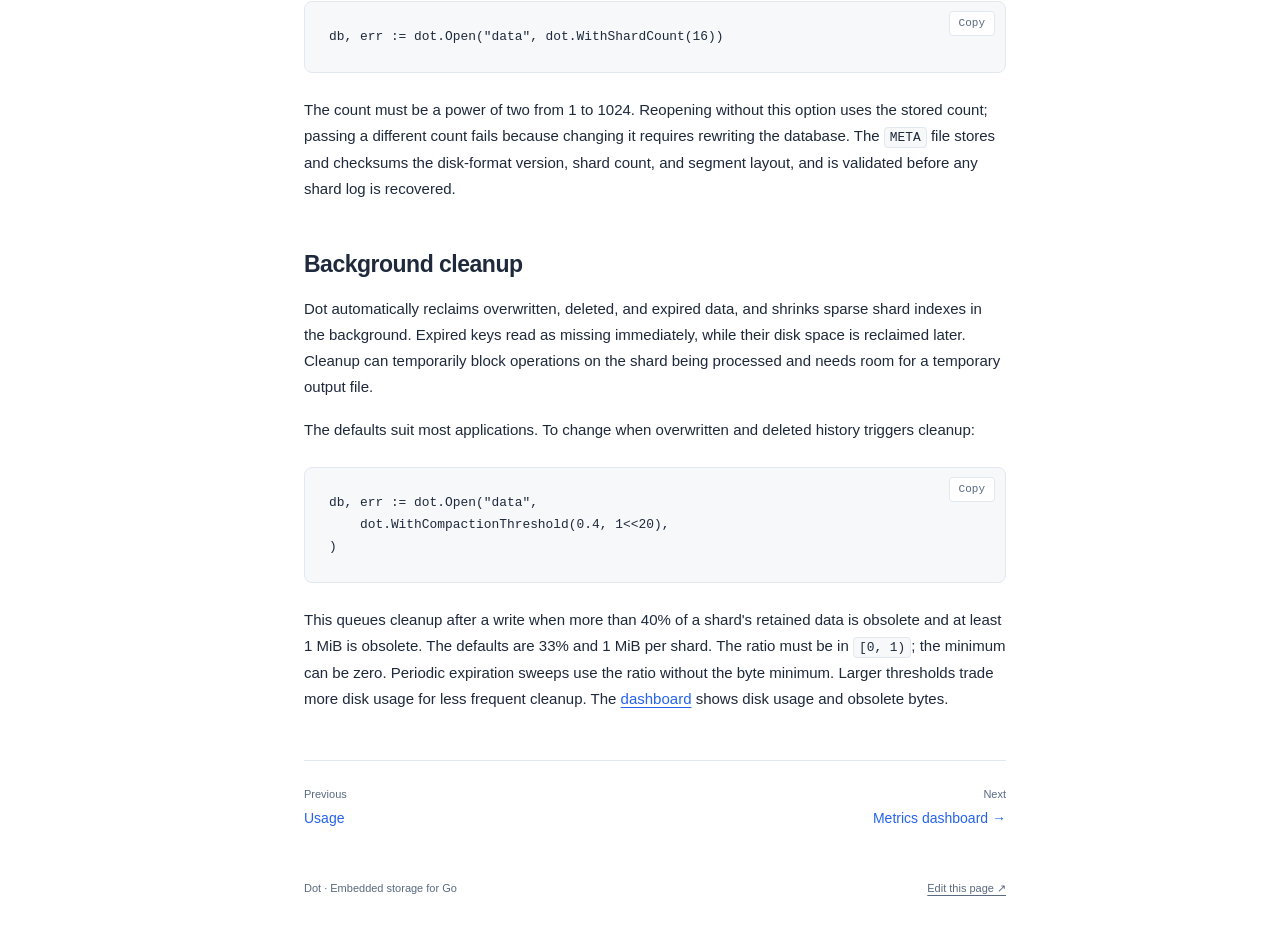
<file: docs/storage.html>
<!doctype html>
<html lang="en">
<head>
  <meta charset="utf-8">
  <meta name="viewport" content="width=device-width, initial-scale=1">
  <meta name="description" content="Choose durability settings and manage a database in your application.">
  <meta name="color-scheme" content="light dark">
  <title>Storage &amp; recovery · Dot</title>
  <link rel="icon" href="dot128.png" type="image/png" sizes="128x128">
  <link rel="icon" href="dot512.png" type="image/png" sizes="512x512">
  <link rel="stylesheet" href="style.css">
  <script src="app.js" defer></script>
</head>
<body>
  <a class="skip-link" href="#content">Skip to content</a>
  <header class="site-header">
    <a class="brand" href="index.html"><img class="brand-dot" src="dot128.png" width="15" height="15" alt="">Dot <span class="brand-label">Documentation</span></a>
    <div class="header-actions">
      <a href="https://github.com/dotkv/dot">GitHub <span aria-hidden="true">↗</span></a>
      <button class="menu-toggle" type="button" aria-expanded="false" aria-controls="site-nav" hidden>Menu</button>
    </div>
  </header>
  <div class="layout">
    <aside class="sidebar" id="site-nav">
      <p class="nav-label">Documentation</p>
      <nav aria-label="Documentation">
        <a href="index.html">Getting started</a>
        <a href="usage.html">Usage</a>
        <a href="storage.html" aria-current="page">Storage &amp; recovery</a>
        <a href="metrics.html">Metrics dashboard</a>
        <a href="development.html">Development</a>
      </nav>
      <p class="sidebar-note">An embedded, on-disk<br>key-value database for Go.</p>
    </aside>
    <main id="content" tabindex="-1">
      <div class="page-heading">
        <p class="eyebrow">Dot / Documentation</p>
        <h1>Storage &amp; recovery</h1>
        <p class="lead">Choose durability settings and manage a database in your application.</p>
      </div>
      <article aria-label="Storage &amp; recovery">
<h2 id="single-process-access">Database access</h2>

<p>Keep the database on local storage and share one <code>*dot.DB</code> across
goroutines. A second <code>Open</code> of the same path, including from the same
process, fails with an error wrapping <code>ErrDatabaseLocked</code>. Check it with
<code>errors.Is(err, dot.ErrDatabaseLocked)</code>. The lock is released when the
database closes or the process exits.</p>

<h2 id="durability">Durability</h2>

<p><code>WithDurability</code> selects a default mode for <code>Open</code>, or overrides
it for a single <code>Set</code>, <code>Update</code>, <code>Add</code>, <code>Sub</code>, or <code>Delete</code>:</p>

<pre><code class="language-go">db, err := dot.Open(&quot;data&quot;, dot.WithDurability(dot.Sync))</code></pre>

<div class="table-scroll" role="region" aria-label="Durability modes" tabindex="0">
<table>
<thead><tr><th scope="col">Mode</th><th scope="col">Before returning</th></tr></thead>
<tbody>
<tr><td><code>dot.Buffer</code> (default)</td><td>Copies the record into a 64 KiB buffer per active shard.</td></tr>
<tr><td><code>dot.Write</code></td><td>Writes the record to the file, using the OS page cache.</td></tr>
<tr><td><code>dot.Sync</code></td><td>Writes and fsyncs the shard log.</td></tr>
</tbody>
</table>
</div>

<p>Buffered records flush without fsync when the buffer fills or within 100 ms of
the first pending write. Later writes do not postpone the deadline, and records
larger than 64 KiB write directly. <code>Close</code>, log rotation, background
cleanup, and a <code>Write</code> or <code>Sync</code> call on the same shard also
drain pending bytes (even for unchanged values or missing deletes);
<code>Sync</code> then fsyncs that shard. A background flush failure blocks
further mutations in that shard and is returned by subsequent mutations and
<code>Close</code>.</p>

<p>A rejected <code>WithCondition</code> returns <code>ErrConditionFailed</code>
without applying the mutation's durability request or flushing earlier buffered writes.</p>

<p>Reads, atomic updates, and scans see buffered writes immediately. A process
crash can lose buffered writes, while <code>Write</code> and flushed
<code>Buffer</code> records still lack a power-loss guarantee. Use
<code>dot.Sync</code> when writes must survive power loss before returning.</p>

<h2 id="recovery">Reopening and recovery</h2>

<p><code>Open</code> recovers existing data automatically. Startup time grows with the
retained log history. An incomplete final write is discarded; checksum failures
and other corrupt records cause opening to fail.</p>

<p>Back up the entire database directory after closing it. A copy made while writes
or background cleanup are running is not a consistent backup. Keep the directory's
metadata and data files together.</p>

<h2 id="database-layout">Database options</h2>

<p>New databases default to 64 shards. Choose a different count at creation if needed:</p>

<pre><code class="language-go">db, err := dot.Open(&quot;data&quot;, dot.WithShardCount(16))</code></pre>

<p>The count must be a power of two from 1 to 1024. Reopening without this option
uses the stored count; passing a different count fails because changing it
requires rewriting the database. The <code>META</code> file stores and checksums
the disk-format version, shard count, and segment layout, and is validated before
any shard log is recovered.</p>

<h2 id="compaction">Background cleanup</h2>

<p>Dot automatically reclaims overwritten, deleted, and expired data, and shrinks
sparse shard indexes in the background. Expired keys read as missing immediately,
while their disk space is reclaimed later. Cleanup can temporarily block
operations on the shard being processed and needs room for a temporary output file.</p>

<p>The defaults suit most applications. To change when overwritten and deleted
history triggers cleanup:</p>

<pre><code class="language-go">db, err := dot.Open(&quot;data&quot;,
    dot.WithCompactionThreshold(0.4, 1&lt;&lt;20),
)</code></pre>

<p>This queues cleanup after a write when more than 40% of a shard's retained data is
obsolete and at least 1 MiB is obsolete. The defaults are 33% and 1 MiB per shard.
The ratio must be in <code>[0, 1)</code>; the minimum can be zero. Periodic
expiration sweeps use the ratio without the byte minimum. Larger thresholds trade
more disk usage for less frequent cleanup. The <a href="metrics.html">dashboard</a>
shows disk usage and obsolete bytes.</p>
      </article>
      <nav class="pagination" aria-label="Previous and next pages"><a href="usage.html" rel="prev"><span>Previous</span>Usage</a><a href="metrics.html" rel="next"><span>Next</span>Metrics dashboard <span aria-hidden="true">→</span></a></nav>
      <footer>Dot · Embedded storage for Go <a href="https://github.com/dotkv/dot/blob/master/docs/storage.html">Edit this page <span aria-hidden="true">↗</span></a></footer>
    </main>
    <aside class="toc">
      <p class="nav-label">On this page</p>
      <nav aria-label="On this page">
        <a href="#single-process-access">Database access</a>
        <a href="#durability">Durability</a>
        <a href="#recovery">Reopening and recovery</a>
        <a href="#database-layout">Database options</a>
        <a href="#compaction">Background cleanup</a>
      </nav>
    </aside>
  </div>
  <p class="sr-only" id="copy-status" role="status" aria-live="polite"></p>
</body>
</html>
</file>
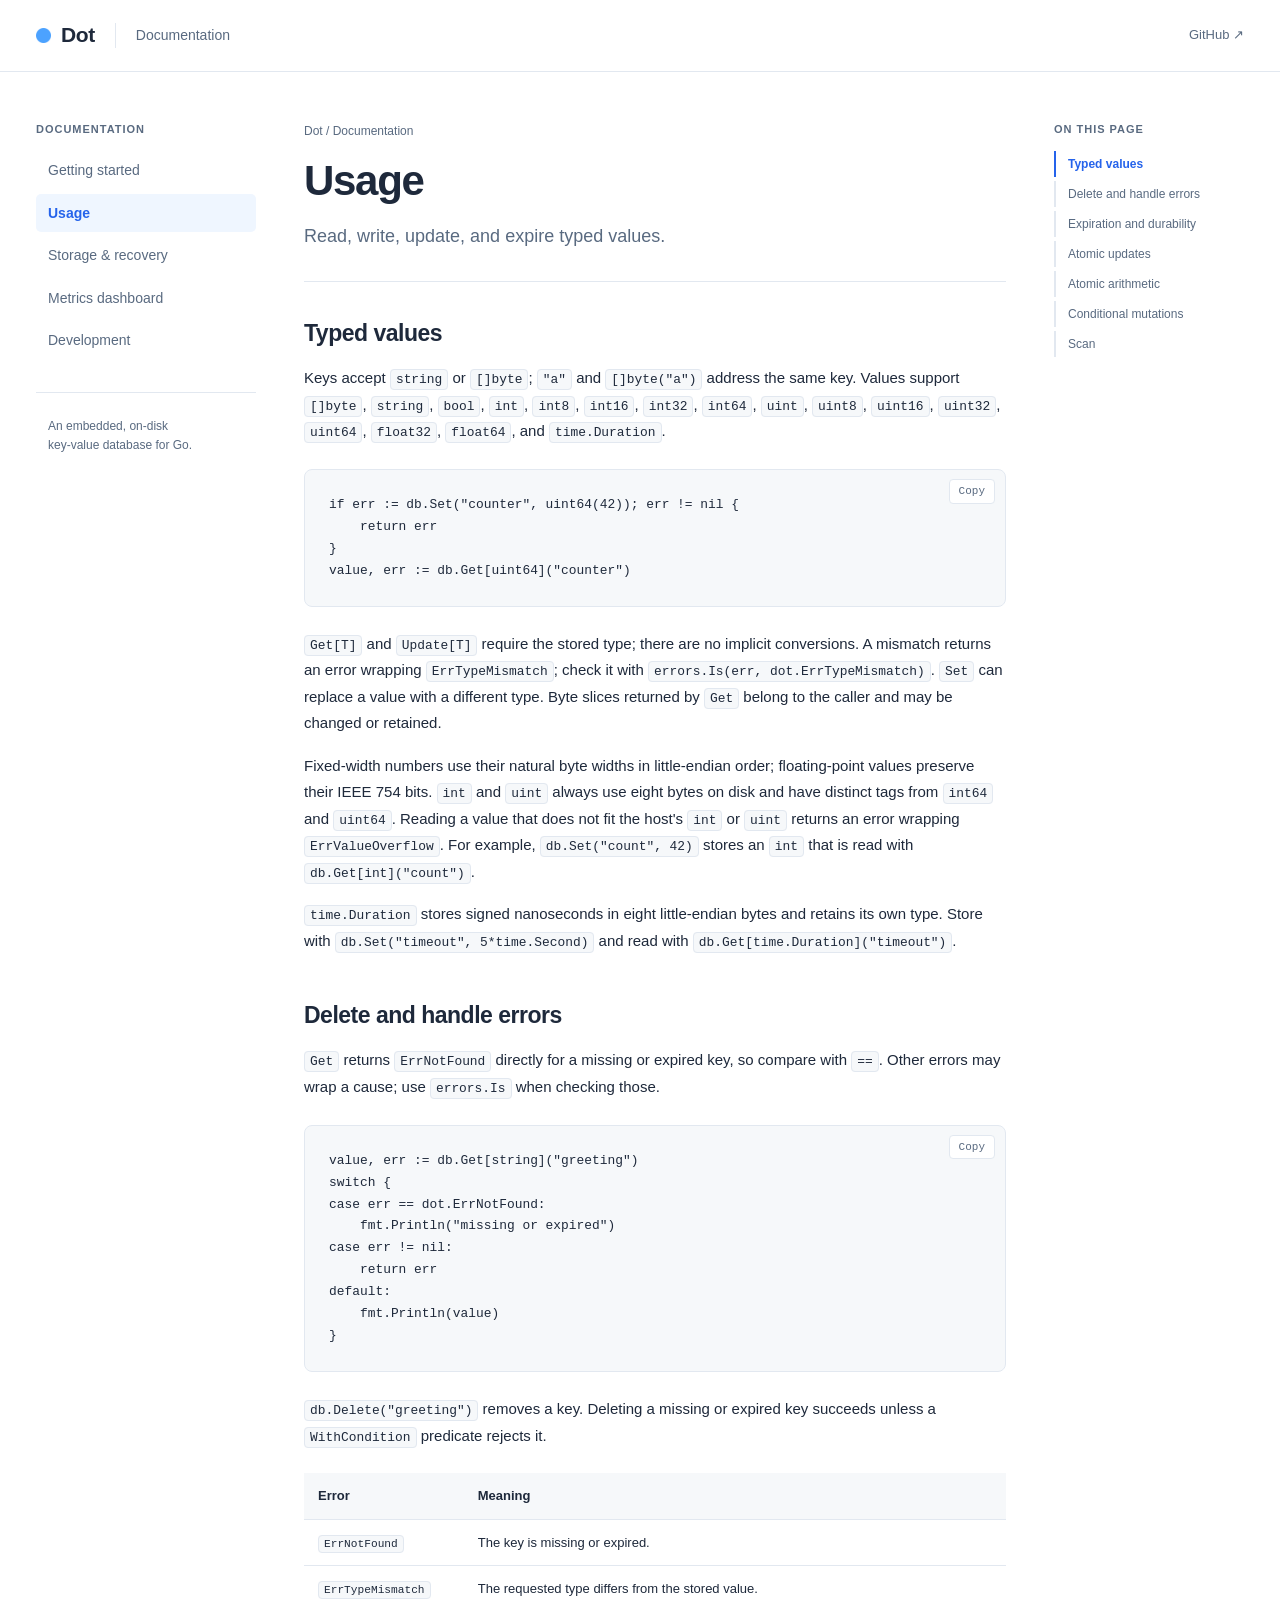
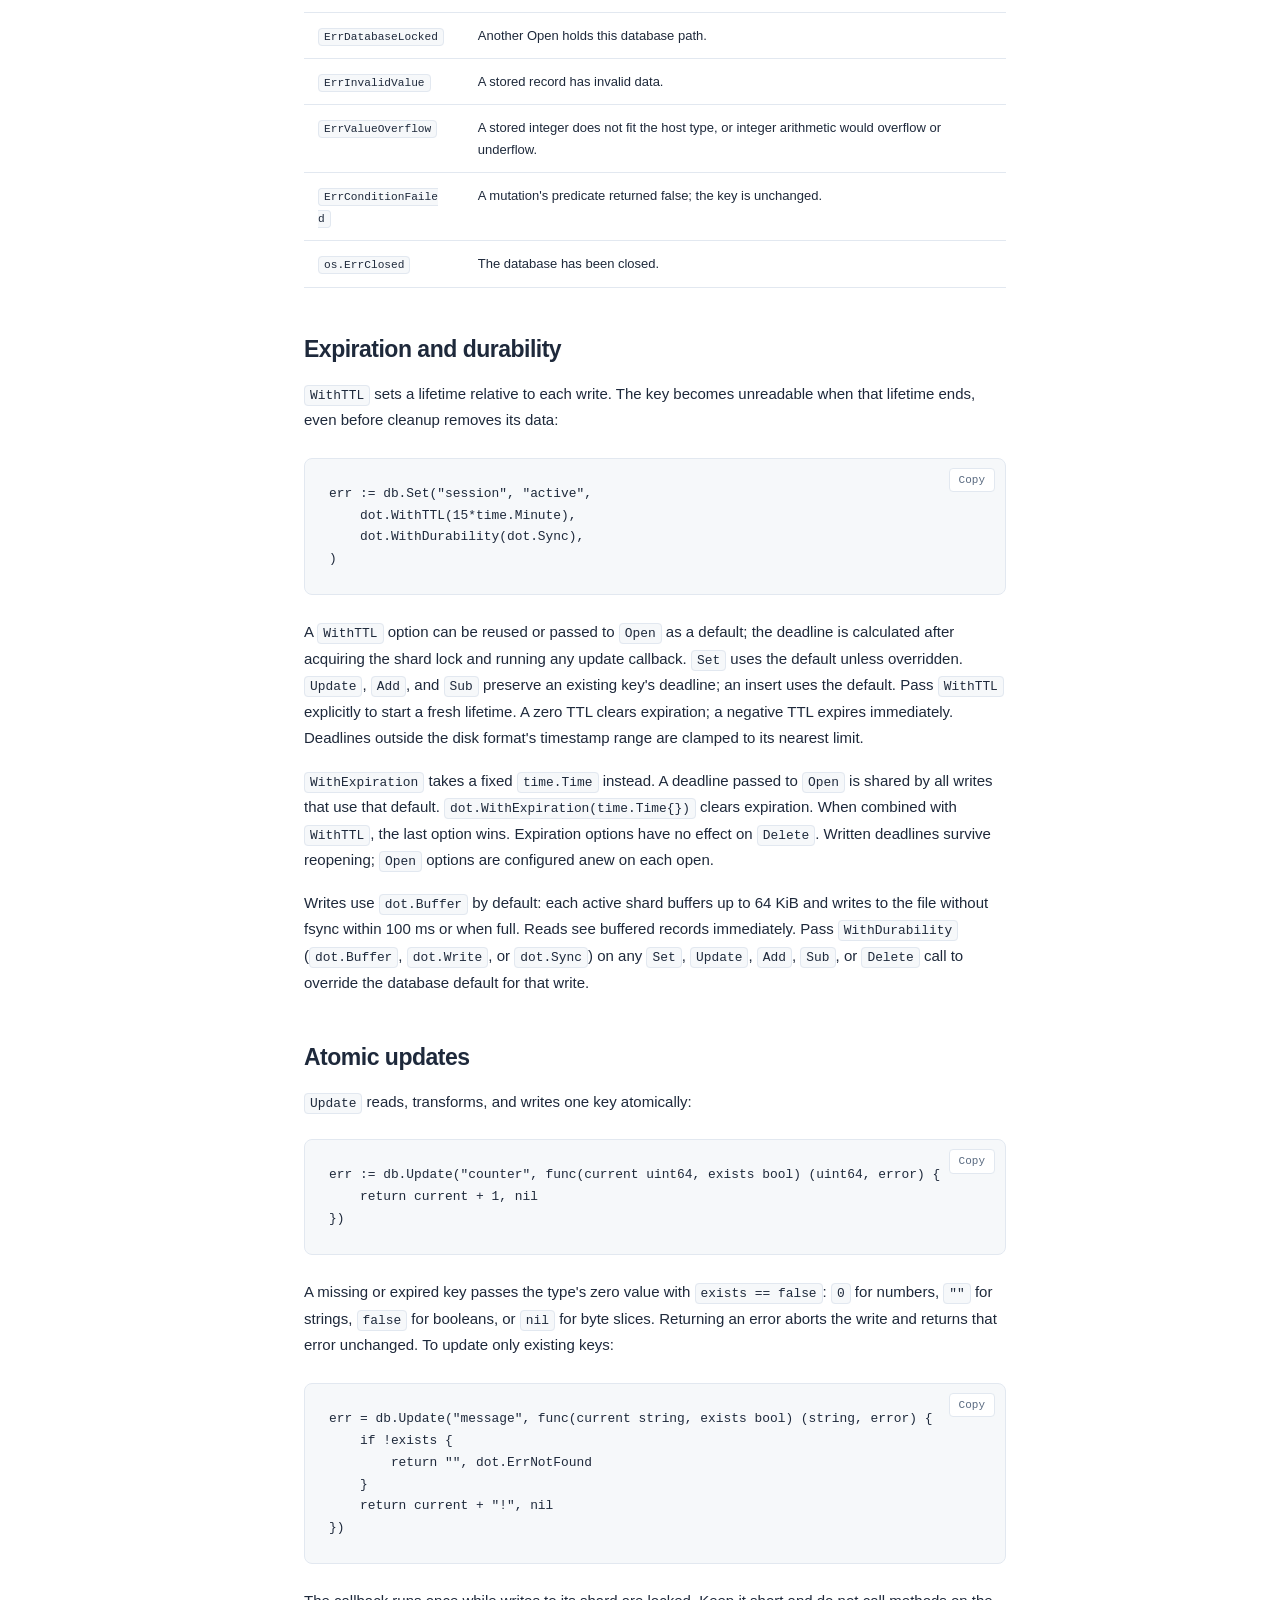
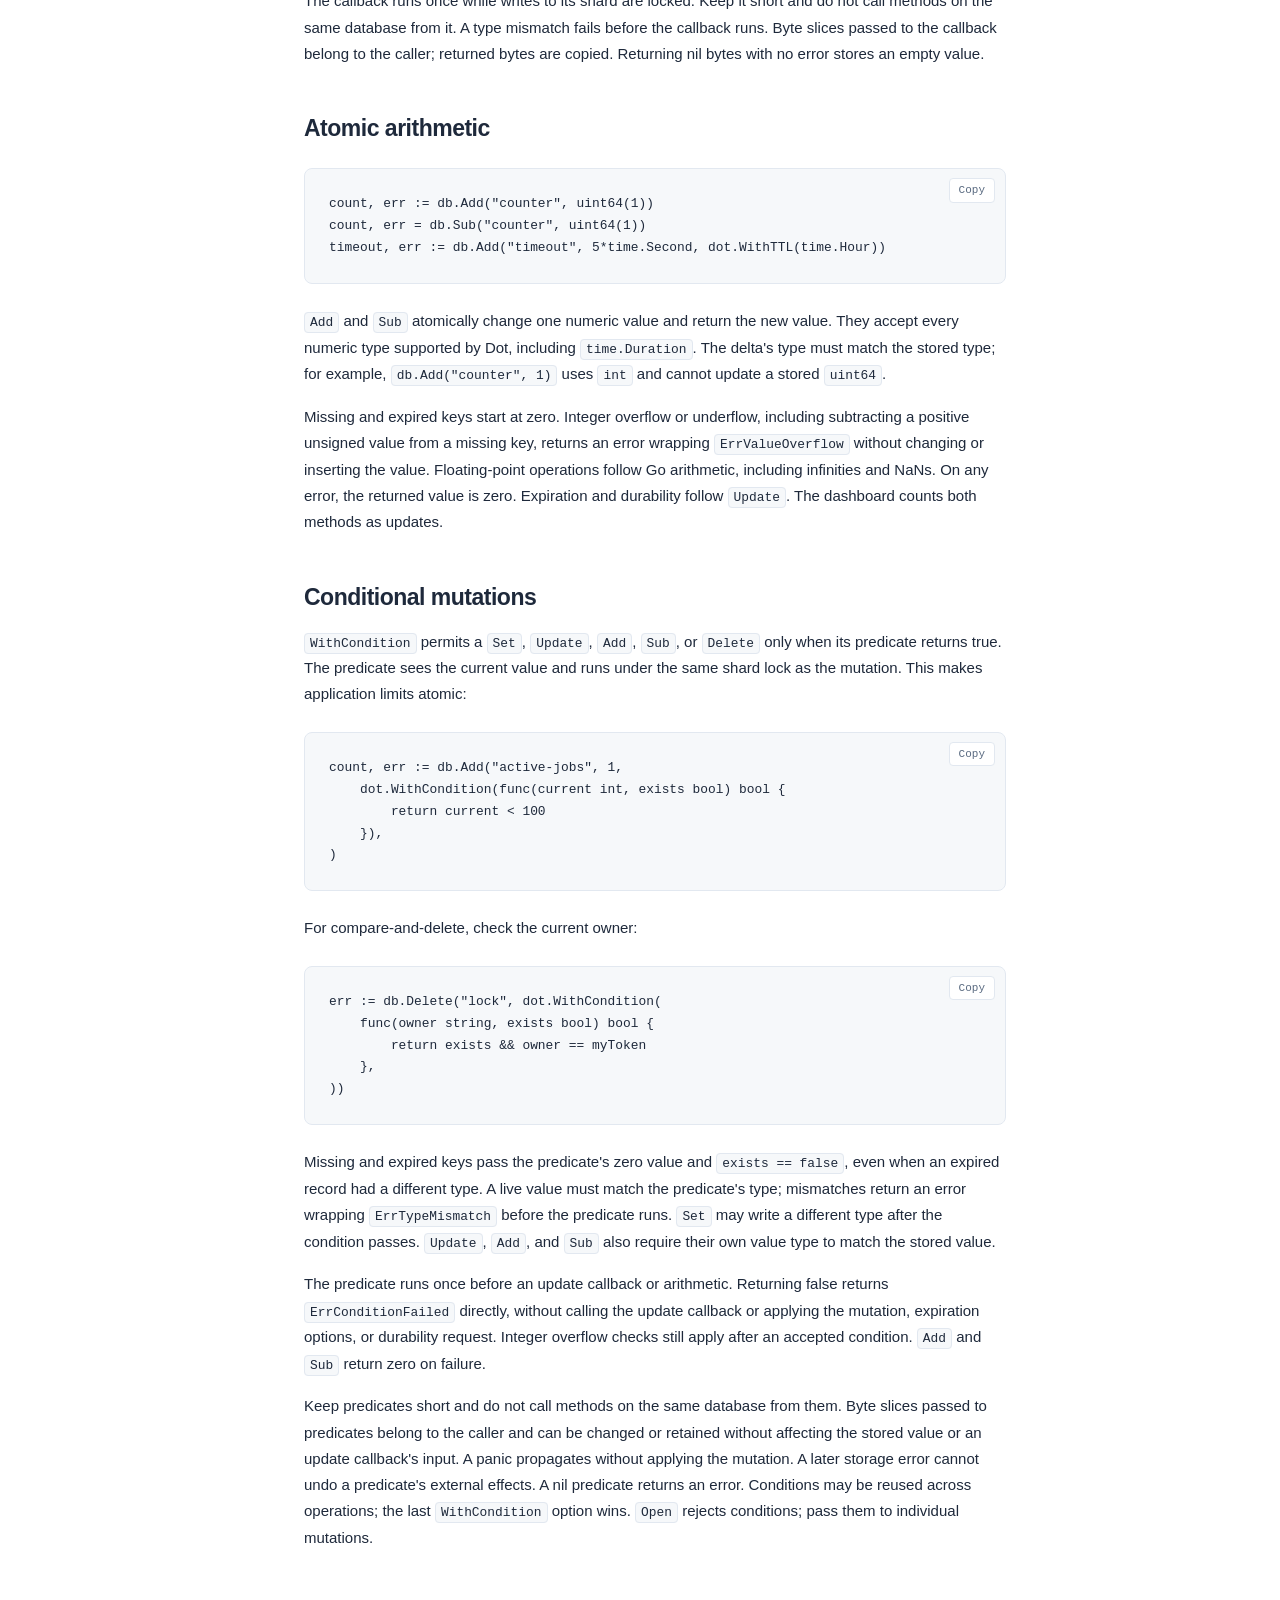
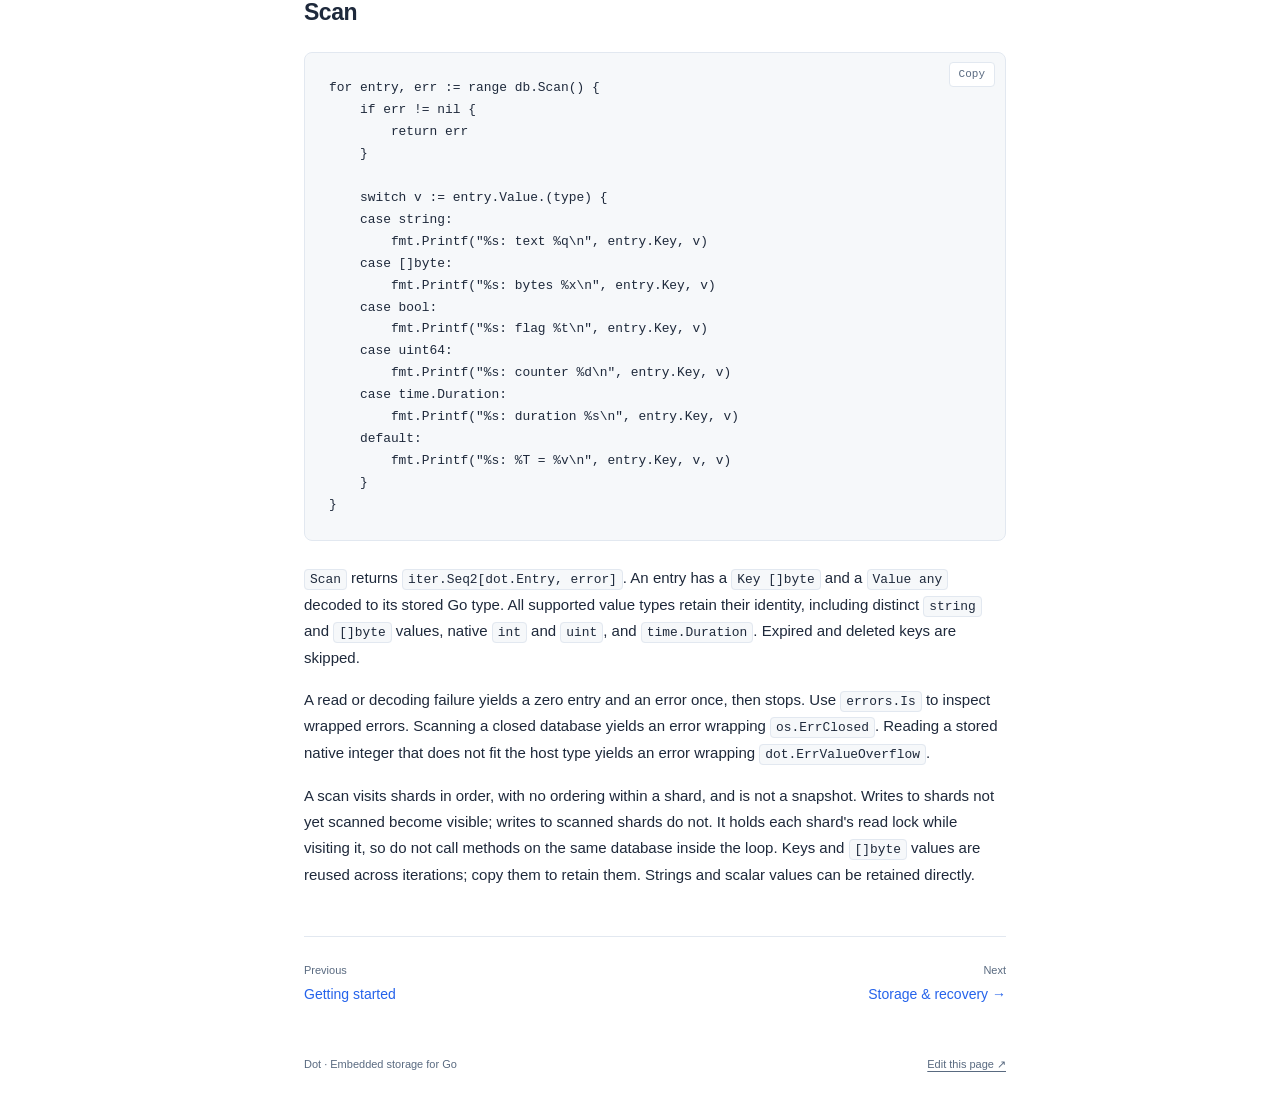
<file: docs/usage.html>
<!doctype html>
<html lang="en">
<head>
  <meta charset="utf-8">
  <meta name="viewport" content="width=device-width, initial-scale=1">
  <meta name="description" content="Read, write, update, and expire typed values.">
  <meta name="color-scheme" content="light dark">
  <title>Usage · Dot</title>
  <link rel="icon" href="dot128.png" type="image/png" sizes="128x128">
  <link rel="icon" href="dot512.png" type="image/png" sizes="512x512">
  <link rel="stylesheet" href="style.css">
  <script src="app.js" defer></script>
</head>
<body>
  <a class="skip-link" href="#content">Skip to content</a>
  <header class="site-header">
    <a class="brand" href="index.html"><img class="brand-dot" src="dot128.png" width="15" height="15" alt="">Dot <span class="brand-label">Documentation</span></a>
    <div class="header-actions">
      <a href="https://github.com/dotkv/dot">GitHub <span aria-hidden="true">↗</span></a>
      <button class="menu-toggle" type="button" aria-expanded="false" aria-controls="site-nav" hidden>Menu</button>
    </div>
  </header>
  <div class="layout">
    <aside class="sidebar" id="site-nav">
      <p class="nav-label">Documentation</p>
      <nav aria-label="Documentation">
        <a href="index.html">Getting started</a>
        <a href="usage.html" aria-current="page">Usage</a>
        <a href="storage.html">Storage &amp; recovery</a>
        <a href="metrics.html">Metrics dashboard</a>
        <a href="development.html">Development</a>
      </nav>
      <p class="sidebar-note">An embedded, on-disk<br>key-value database for Go.</p>
    </aside>
    <main id="content" tabindex="-1">
      <div class="page-heading">
        <p class="eyebrow">Dot / Documentation</p>
        <h1>Usage</h1>
        <p class="lead">Read, write, update, and expire typed values.</p>
      </div>
      <article aria-label="Usage">
<h2 id="typed-values">Typed values</h2>

<p>Keys accept <code>string</code> or <code>[]byte</code>; <code>"a"</code> and
<code>[]byte("a")</code> address the same key. Values support <code>[]byte</code>,
<code>string</code>, <code>bool</code>, <code>int</code>, <code>int8</code>,
<code>int16</code>, <code>int32</code>, <code>int64</code>, <code>uint</code>,
<code>uint8</code>, <code>uint16</code>, <code>uint32</code>, <code>uint64</code>,
<code>float32</code>, <code>float64</code>, and <code>time.Duration</code>.</p>

<pre><code class="language-go">if err := db.Set(&quot;counter&quot;, uint64(42)); err != nil {
    return err
}
value, err := db.Get[uint64](&quot;counter&quot;)</code></pre>

<p><code>Get[T]</code> and <code>Update[T]</code> require the stored type; there are no
implicit conversions. A mismatch returns an error wrapping <code>ErrTypeMismatch</code>;
check it with <code>errors.Is(err, dot.ErrTypeMismatch)</code>. <code>Set</code> can
replace a value with a different type. Byte slices returned by <code>Get</code>
belong to the caller and may be changed or retained.</p>

<p>Fixed-width numbers use their natural byte widths in little-endian order;
floating-point values preserve their IEEE 754 bits. <code>int</code> and
<code>uint</code> always use eight bytes on disk and have distinct tags from
<code>int64</code> and <code>uint64</code>. Reading a value that does not fit the
host's <code>int</code> or <code>uint</code> returns an error wrapping
<code>ErrValueOverflow</code>. For example, <code>db.Set("count", 42)</code> stores
an <code>int</code> that is read with <code>db.Get[int]("count")</code>.</p>

<p><code>time.Duration</code> stores signed nanoseconds in eight little-endian bytes
and retains its own type. Store with <code>db.Set("timeout", 5*time.Second)</code>
and read with <code>db.Get[time.Duration]("timeout")</code>.</p>

<h2 id="delete-and-handle-errors">Delete and handle errors</h2>

<p><code>Get</code> returns <code>ErrNotFound</code> directly for a missing or expired key,
so compare with <code>==</code>. Other errors may wrap a cause; use
<code>errors.Is</code> when checking those.</p>

<pre><code class="language-go">value, err := db.Get[string](&quot;greeting&quot;)
switch {
case err == dot.ErrNotFound:
    fmt.Println(&quot;missing or expired&quot;)
case err != nil:
    return err
default:
    fmt.Println(value)
}</code></pre>

<p><code>db.Delete("greeting")</code> removes a key. Deleting a missing or expired key
succeeds unless a <code>WithCondition</code> predicate rejects it.</p>

<div class="table-scroll" role="region" aria-label="Common errors" tabindex="0">
<table>
<thead><tr><th scope="col">Error</th><th scope="col">Meaning</th></tr></thead>
<tbody>
<tr><td><code>ErrNotFound</code></td><td>The key is missing or expired.</td></tr>
<tr><td><code>ErrTypeMismatch</code></td><td>The requested type differs from the stored value.</td></tr>
<tr><td><code>ErrDatabaseLocked</code></td><td>Another Open holds this database path.</td></tr>
<tr><td><code>ErrInvalidValue</code></td><td>A stored record has invalid data.</td></tr>
<tr><td><code>ErrValueOverflow</code></td><td>A stored integer does not fit the host type, or integer arithmetic would overflow or underflow.</td></tr>
<tr><td><code>ErrConditionFailed</code></td><td>A mutation's predicate returned false; the key is unchanged.</td></tr>
<tr><td><code>os.ErrClosed</code></td><td>The database has been closed.</td></tr>
</tbody>
</table>
</div>

<h2 id="expiration-and-sync">Expiration and durability</h2>

<p><code>WithTTL</code> sets a lifetime relative to each write. The key becomes unreadable
when that lifetime ends, even before cleanup removes its data:</p>

<pre><code class="language-go">err := db.Set(&quot;session&quot;, &quot;active&quot;,
    dot.WithTTL(15*time.Minute),
    dot.WithDurability(dot.Sync),
)</code></pre>

<p>A <code>WithTTL</code> option can be reused or passed to <code>Open</code> as a default;
the deadline is calculated after acquiring the shard lock and running any update
callback. <code>Set</code> uses the default unless overridden. <code>Update</code>,
<code>Add</code>, and <code>Sub</code> preserve an existing key's deadline; an insert
uses the default. Pass <code>WithTTL</code> explicitly to start a fresh lifetime.
A zero TTL clears expiration; a negative TTL expires immediately. Deadlines
outside the disk format's timestamp range are clamped to its nearest limit.</p>

<p><code>WithExpiration</code> takes a fixed <code>time.Time</code> instead. A deadline
passed to <code>Open</code> is shared by all writes that use that default.
<code>dot.WithExpiration(time.Time{})</code> clears expiration. When combined with
<code>WithTTL</code>, the last option wins. Expiration options have no effect on
<code>Delete</code>. Written deadlines survive reopening; <code>Open</code> options
are configured anew on each open.</p>

<p>Writes use <code>dot.Buffer</code> by default: each active shard buffers up to
64 KiB and writes to the file without fsync within 100 ms or when full. Reads see
buffered records immediately. Pass <code>WithDurability</code> (<code>dot.Buffer</code>,
<code>dot.Write</code>, or <code>dot.Sync</code>) on any <code>Set</code>,
<code>Update</code>, <code>Add</code>, <code>Sub</code>, or <code>Delete</code> call to override the database default
for that write.</p>

<h2 id="atomic-updates">Atomic updates</h2>

<p><code>Update</code> reads, transforms, and writes one key atomically:</p>

<pre><code class="language-go">err := db.Update(&quot;counter&quot;, func(current uint64, exists bool) (uint64, error) {
    return current + 1, nil
})</code></pre>

<p>A missing or expired key passes the type's zero value with <code>exists == false</code>:
<code>0</code> for numbers, <code>""</code> for strings, <code>false</code> for booleans, or
<code>nil</code> for byte slices. Returning an error aborts the write and returns that
error unchanged. To update only existing keys:</p>

<pre><code class="language-go">err = db.Update(&quot;message&quot;, func(current string, exists bool) (string, error) {
    if !exists {
        return &quot;&quot;, dot.ErrNotFound
    }
    return current + &quot;!&quot;, nil
})</code></pre>

<p>The callback runs once while writes to its shard are locked. Keep it short and
do not call methods on the same database from it. A type mismatch fails before
the callback runs. Byte slices passed to the callback belong to the caller;
returned bytes are copied. Returning nil bytes with no error stores an empty value.</p>

<h2 id="arithmetic">Atomic arithmetic</h2>

<pre><code class="language-go">count, err := db.Add("counter", uint64(1))
count, err = db.Sub("counter", uint64(1))
timeout, err := db.Add("timeout", 5*time.Second, dot.WithTTL(time.Hour))</code></pre>

<p><code>Add</code> and <code>Sub</code> atomically change one numeric value and
return the new value. They accept every numeric type supported by Dot, including
<code>time.Duration</code>. The delta's type must match the stored type; for
example, <code>db.Add("counter", 1)</code> uses <code>int</code> and cannot update
a stored <code>uint64</code>.</p>

<p>Missing and expired keys start at zero. Integer overflow or underflow, including
subtracting a positive unsigned value from a missing key, returns an error wrapping
<code>ErrValueOverflow</code> without changing or inserting the value. Floating-point
operations follow Go arithmetic, including infinities and NaNs. On any error,
the returned value is zero. Expiration and durability follow <code>Update</code>.
The dashboard counts both methods as updates.</p>

<h2 id="conditions">Conditional mutations</h2>

<p><code>WithCondition</code> permits a <code>Set</code>, <code>Update</code>,
<code>Add</code>, <code>Sub</code>, or <code>Delete</code> only when its predicate
returns true. The predicate sees the current value and runs under the same shard
lock as the mutation. This makes application limits atomic:</p>

<pre><code class="language-go">count, err := db.Add("active-jobs", 1,
    dot.WithCondition(func(current int, exists bool) bool {
        return current &lt; 100
    }),
)</code></pre>

<p>For compare-and-delete, check the current owner:</p>

<pre><code class="language-go">err := db.Delete("lock", dot.WithCondition(
    func(owner string, exists bool) bool {
        return exists &amp;&amp; owner == myToken
    },
))</code></pre>

<p>Missing and expired keys pass the predicate's zero value and
<code>exists == false</code>, even when an expired record had a different type.
A live value must match the predicate's type; mismatches return an error wrapping
<code>ErrTypeMismatch</code> before the predicate runs. <code>Set</code> may write
a different type after the condition passes. <code>Update</code>, <code>Add</code>,
and <code>Sub</code> also require their own value type to match the stored value.</p>

<p>The predicate runs once before an update callback or arithmetic. Returning false
returns <code>ErrConditionFailed</code> directly, without calling the update
callback or applying the mutation, expiration options, or durability request.
Integer overflow checks still apply after an accepted condition. <code>Add</code>
and <code>Sub</code> return zero on failure.</p>

<p>Keep predicates short and do not call methods on the same database from them.
Byte slices passed to predicates belong to the caller and can be changed or
retained without affecting the stored value or an update callback's input. A panic
propagates without applying the mutation. A later storage error cannot undo a
predicate's external effects. A nil predicate returns an error. Conditions may be
reused across operations; the last <code>WithCondition</code> option wins.
<code>Open</code> rejects conditions; pass them to individual mutations.</p>

<h2 id="scan">Scan</h2>

<pre><code class="language-go">for entry, err := range db.Scan() {
    if err != nil {
        return err
    }

    switch v := entry.Value.(type) {
    case string:
        fmt.Printf(&quot;%s: text %q\n&quot;, entry.Key, v)
    case []byte:
        fmt.Printf(&quot;%s: bytes %x\n&quot;, entry.Key, v)
    case bool:
        fmt.Printf(&quot;%s: flag %t\n&quot;, entry.Key, v)
    case uint64:
        fmt.Printf(&quot;%s: counter %d\n&quot;, entry.Key, v)
    case time.Duration:
        fmt.Printf(&quot;%s: duration %s\n&quot;, entry.Key, v)
    default:
        fmt.Printf(&quot;%s: %T = %v\n&quot;, entry.Key, v, v)
    }
}</code></pre>

<p><code>Scan</code> returns <code>iter.Seq2[dot.Entry, error]</code>. An entry has a
<code>Key []byte</code> and a <code>Value any</code> decoded to its stored Go type.
All supported value types retain their identity, including distinct
<code>string</code> and <code>[]byte</code> values, native <code>int</code> and
<code>uint</code>, and <code>time.Duration</code>. Expired and deleted keys are
skipped.</p>

<p>A read or decoding failure yields a zero entry and an error once, then stops.
Use <code>errors.Is</code> to inspect wrapped errors. Scanning a closed database
yields an error wrapping <code>os.ErrClosed</code>. Reading a stored native
integer that does not fit the host type yields an error wrapping
<code>dot.ErrValueOverflow</code>.</p>

<p>A scan visits shards in order, with no ordering within a shard, and is not a
snapshot. Writes to shards not yet scanned become visible; writes to scanned
shards do not. It holds each shard's read lock while visiting it, so do not call
methods on the same database inside the loop. Keys and <code>[]byte</code> values
are reused across iterations; copy them to retain them. Strings and scalar
values can be retained directly.</p>
      </article>
      <nav class="pagination" aria-label="Previous and next pages"><a href="index.html" rel="prev"><span>Previous</span>Getting started</a><a href="storage.html" rel="next"><span>Next</span>Storage &amp; recovery <span aria-hidden="true">→</span></a></nav>
      <footer>Dot · Embedded storage for Go <a href="https://github.com/dotkv/dot/blob/master/docs/usage.html">Edit this page <span aria-hidden="true">↗</span></a></footer>
    </main>
    <aside class="toc">
      <p class="nav-label">On this page</p>
      <nav aria-label="On this page">
        <a href="#typed-values">Typed values</a>
        <a href="#delete-and-handle-errors">Delete and handle errors</a>
        <a href="#expiration-and-sync">Expiration and durability</a>
        <a href="#atomic-updates">Atomic updates</a>
        <a href="#arithmetic">Atomic arithmetic</a>
        <a href="#conditions">Conditional mutations</a>
        <a href="#scan">Scan</a>
      </nav>
    </aside>
  </div>
  <p class="sr-only" id="copy-status" role="status" aria-live="polite"></p>
</body>
</html>
</file>
<file: docs/style.css>
:root {
  color-scheme: light dark;
  --background: #fff;
  --surface: #f6f8fa;
  --text: #1e293b;
  --muted: #596a80;
  --border: #e2e8f0;
  --accent: #2563eb;
  --accent-soft: #eff6ff;
  --header: #ffffffed;
  font-family: -apple-system, BlinkMacSystemFont, "Segoe UI", sans-serif;
  font-synthesis: none;
}

@media (prefers-color-scheme: dark) {
  :root {
    --background: #101318;
    --surface: #161b22;
    --text: #e2e8f0;
    --muted: #9aaac0;
    --border: #2b3441;
    --accent: #8bb9ff;
    --accent-soft: #192d48;
    --header: #101318ed;
  }
}

* { box-sizing: border-box; }
html { scroll-padding-top: 100px; }
body { margin: 0; background: var(--background); color: var(--text); font-size: 15px; line-height: 1.75; }
a { color: var(--accent); text-underline-offset: 3px; }
a:hover { text-decoration-thickness: 2px; }
button { font: inherit; cursor: pointer; }
a:focus-visible, button:focus-visible, .table-scroll:focus-visible { outline: 2px solid var(--accent); outline-offset: 4px; }
[hidden] { display: none !important; }
.site-header { position: sticky; top: 0; z-index: 10; display: flex; align-items: center; justify-content: space-between; gap: 20px; min-height: 72px; padding: 16px 36px; border-bottom: 1px solid var(--border); background: var(--header); backdrop-filter: blur(12px); }
.brand { display: inline-flex; align-items: center; gap: 10px; color: var(--text); font-size: 21px; font-weight: 650; text-decoration: none; letter-spacing: -.4px; }
.brand-dot { width: 15px; height: 15px; }
.brand-label { margin-left: 10px; padding-left: 20px; border-left: 1px solid var(--border); color: var(--muted); font-size: 14px; font-weight: 400; letter-spacing: 0; }
.header-actions { display: flex; align-items: center; gap: 20px; font-size: 13px; }
.header-actions a { color: var(--muted); text-decoration: none; }
.header-actions a:hover { color: var(--accent); }
.layout { display: grid; grid-template-columns: 220px minmax(0, 760px) 190px; gap: 48px; max-width: 1360px; margin: 0 auto; padding: 0 36px; }
.sidebar, .toc { position: sticky; top: 72px; align-self: start; max-height: calc(100dvh - 72px); overflow-y: auto; padding-top: 48px; padding-bottom: 24px; }
.nav-label { margin: 0 0 12px; color: var(--muted); font-size: 11px; font-weight: 650; letter-spacing: .09em; text-transform: uppercase; }
.sidebar nav, .toc nav { display: flex; flex-direction: column; gap: 4px; }
.sidebar nav a { display: block; padding: 7px 12px; border-radius: 5px; color: var(--muted); font-size: 14px; text-decoration: none; }
.sidebar nav a:hover { color: var(--text); background: var(--surface); }
.sidebar nav a[aria-current="page"] { color: var(--accent); background: var(--accent-soft); font-weight: 550; }
.sidebar-note { margin-top: 32px; padding: 24px 12px 0; border-top: 1px solid var(--border); color: var(--muted); font-size: 12px; line-height: 1.6; }
.toc nav a { padding: 4px 0 4px 12px; border-left: 2px solid var(--border); color: var(--muted); font-size: 12px; line-height: 1.5; text-decoration: none; }
.toc nav a:hover { color: var(--accent); }
.toc nav a[aria-current="location"] { color: var(--accent); border-color: var(--accent); font-weight: 600; }
main { min-width: 0; padding: 49px 0 28px; }
main:focus { outline: none; }
.page-heading { margin-bottom: 36px; padding-bottom: 30px; border-bottom: 1px solid var(--border); }
.eyebrow { margin: 0 0 14px; color: var(--muted); font-size: 12px; }
h1 { margin: 0; font-size: clamp(30px, 3.4vw, 42px); font-weight: 650; line-height: 1.2; letter-spacing: -1.3px; }
.lead { margin: 16px 0 0; max-width: 600px; color: var(--muted); font-size: 18px; line-height: 1.6; }
h2 { margin: 46px 0 16px; font-size: 23px; font-weight: 600; line-height: 1.35; letter-spacing: -.5px; }
article > h2:first-child { margin-top: 0; }
p { margin: 16px 0; overflow-wrap: break-word; }
code { font-family: "SFMono-Regular", Consolas, "Liberation Mono", monospace; font-size: .86em; }
:not(pre) > code { padding: 2px 5px; border: 1px solid var(--border); border-radius: 4px; background: var(--surface); overflow-wrap: anywhere; }
pre { position: relative; margin: 24px 0; padding: 24px; border: 1px solid var(--border); border-radius: 8px; background: var(--surface); overflow-x: auto; line-height: 1.7; tab-size: 4; }
pre code { display: block; width: max-content; min-width: 100%; }
.copy-button { position: absolute; top: 9px; right: 10px; padding: 2px 9px; border: 1px solid var(--border); border-radius: 4px; color: var(--muted); background: var(--background); font-size: 11px; }
.copy-button:hover { color: var(--accent); border-color: var(--accent); }
.table-scroll { max-width: 100%; margin: 24px 0; overflow-x: auto; }
table { width: 100%; border-collapse: collapse; font-size: 13px; line-height: 1.65; text-align: left; }
th, td { padding: 12px 14px; border-bottom: 1px solid var(--border); vertical-align: top; }
th { background: var(--surface); font-weight: 600; }
td:first-child { min-width: 125px; }
.options-table th:nth-child(-n+2), .options-table td:nth-child(-n+2) { white-space: nowrap; }
.pagination { display: flex; flex-wrap: wrap; justify-content: space-between; gap: 16px; margin-top: 48px; padding-top: 24px; border-top: 1px solid var(--border); }
.pagination a { text-decoration: none; font-size: 14px; }
.pagination a > span:first-child { display: block; margin-bottom: 2px; color: var(--muted); font-size: 11px; }
.pagination a[rel="next"] { margin-left: auto; text-align: right; }
footer { display: flex; flex-wrap: wrap; justify-content: space-between; gap: 12px; margin-top: 48px; color: var(--muted); font-size: 11px; }
footer a { color: var(--muted); }
.skip-link { position: fixed; left: 16px; top: -100px; z-index: 20; padding: 8px 16px; border: 1px solid var(--accent); border-radius: 4px; background: var(--background); }
.skip-link:focus { top: 12px; }
.sr-only { position: absolute; width: 1px; height: 1px; padding: 0; margin: -1px; overflow: hidden; clip-path: inset(50%); white-space: nowrap; border: 0; }

@media (max-width: 1180px) {
  .layout { grid-template-columns: 200px minmax(0, 760px); gap: 36px; }
  .toc { display: none; }
}

@media (max-width: 760px) {
  html { scroll-padding-top: 85px; }
  .site-header { min-height: 64px; padding: 14px 20px; }
  .brand-label { margin-left: 3px; padding-left: 12px; font-size: 12px; }
  .header-actions { gap: 14px; }
  .header-actions a { font-size: 12px; }
  .menu-toggle { padding: 3px 9px; border: 1px solid var(--border); border-radius: 4px; background: var(--background); color: var(--text); font-size: 12px; }
  .layout { display: block; padding: 0 20px; }
  .sidebar { position: static; max-height: none; padding: 22px 0; border-bottom: 1px solid var(--border); }
  .sidebar-note { display: none; }
  .nav-enhanced .sidebar { display: none; }
  .nav-enhanced .sidebar.is-open { display: block; }
  main { padding-top: 32px; }
  .page-heading { margin-bottom: 28px; padding-bottom: 24px; }
  .lead { font-size: 16px; }
  h2 { margin-top: 36px; font-size: 21px; }
  pre { padding: 18px; font-size: 14px; }
  .pagination { margin-top: 36px; }
}

@media (max-width: 390px) {
  .brand-label { display: none; }
}

@media print {
  .site-header, .sidebar, .toc, .pagination, footer, .copy-button { display: none; }
  .layout { display: block; padding: 0; }
  main { padding: 0; }
  pre { white-space: pre-wrap; overflow: visible; }
  pre code { width: auto; }
}
</file>
<file: metrics_ui/app.css>
:root {
  color-scheme: light;
  --background: #fafbfc;
  --surface: #ffffff;
  --text: #1e293b;
  --muted: #64748b;
  --border: #e2e8f0;
  --accent: #2563eb;
  --accent-soft: #eff6ff;
  --obsolete: #d97706;
  --entries: #0d9488;
  --grid: #edf1f5;
  --update: #9333ea;
  --scan: #e11d48;
  --connected: #16a34a;
}

@media (prefers-color-scheme: dark) {
  :root {
    color-scheme: dark;
    --background: #101318;
    --surface: #161b22;
    --text: #e2e8f0;
    --muted: #94a3b8;
    --border: #2b3441;
    --accent: #60a5fa;
    --accent-soft: #192d48;
    --obsolete: #fbbf24;
    --entries: #2dd4bf;
    --grid: #232c38;
    --update: #c084fc;
    --scan: #fb7185;
    --connected: #4ade80;
  }
}

* { box-sizing: border-box; }
body {
  margin: 0;
  background: var(--background);
  color: var(--text);
  font: 14px/1.5 -apple-system, BlinkMacSystemFont, "Segoe UI", sans-serif;
}
main { max-width: 1100px; margin: 32px auto; padding: 0 28px; }
h1, p { margin: 0; }
.page-header { display: flex; justify-content: space-between; align-items: flex-start; gap: 20px; margin-bottom: 30px; }
.brand { display: flex; align-items: center; gap: 10px; font-size: 18px; font-weight: 600; }
.version { align-self: end; color: var(--muted); font-size: 12px; font-weight: 400; margin-bottom: 2px; }
.dot { width: 13px; height: 13px; }
.connection { display: flex; align-items: center; gap: 7px; padding-top: 3px; font-size: 12px; color: var(--muted); }
.status-dot { width: 6px; height: 6px; border-radius: 50%; background: var(--muted); }
.status-dot.connected { background: var(--connected); }
.operations { margin-bottom: 24px; border: 1px solid var(--border); border-radius: 9px; background: var(--surface); overflow: hidden; }
.operations-scroll { overflow-x: auto; }
.operations table { width: 100%; min-width: 600px; table-layout: fixed; border-collapse: collapse; white-space: nowrap; font-variant-numeric: tabular-nums; }
.operations th, .operations td { padding: 10px 24px; text-align: right; }
.operations thead th { color: var(--muted); font-size: 12px; font-weight: 400; }
.operations th:first-child { text-align: left; }
.operations tbody th { font-weight: 500; }
.operations tbody th .series-dot { margin-right: 9px; }
.operations tbody tr { border-top: 1px solid var(--grid); }
.operation-value { border: 0; border-radius: 4px; padding: 5px 8px; margin: -5px -8px; color: var(--text); background: transparent; font-size: 14px; font-variant-numeric: tabular-nums; }
.operation-value:hover { background: var(--accent-soft); }
.operation-value[aria-pressed="true"] { color: var(--accent); background: var(--accent-soft); }
.history { border: 1px solid var(--border); border-radius: 9px; background: var(--surface); }
.history-header { display: flex; flex-wrap: wrap; justify-content: space-between; align-items: center; gap: 16px; padding: 20px 24px 4px; }
button { font: inherit; font-size: 12px; cursor: pointer; }
.button-group { display: flex; gap: 2px; padding: 3px; border: 1px solid var(--border); border-radius: 6px; }
.button-group button { display: flex; align-items: center; gap: 6px; white-space: nowrap; border: 0; border-radius: 3px; padding: 5px 10px; color: var(--muted); background: transparent; }
.button-group button[aria-pressed="true"] { background: var(--accent-soft); color: var(--accent); }
.metric-options, .ranges { flex-wrap: wrap; min-width: 0; max-width: 100%; }
button:focus-visible, .scrubber:focus-visible { outline: 2px solid var(--accent); outline-offset: 3px; }
.disk { --series-color: var(--accent); }
.obsolete { --series-color: var(--obsolete); }
.entries, .delete { --series-color: var(--entries); }
.get { --series-color: var(--accent); }
.set { --series-color: var(--obsolete); }
.update { --series-color: var(--update); }
.scan { --series-color: var(--scan); }
.index-mmap { --series-color: var(--update); }
.series-dot { display: inline-block; width: 6px; height: 6px; border-radius: 50%; background: var(--series-color); flex-shrink: 0; }
.metric-options button[aria-pressed="false"] .series-dot { opacity: 0.4; }
.plot { position: relative; height: 330px; margin: 14px 14px 4px; }
canvas { display: block; width: 100%; height: 100%; }
canvas.pannable { cursor: grab; touch-action: pan-y; }
canvas.panning { cursor: grabbing; }
.history-navigation { margin: 0 34px 18px 100px; }
.scrubber { position: relative; height: 24px; border-radius: 4px; cursor: pointer; touch-action: none; user-select: none; }
.scrubber::before { content: ""; position: absolute; inset: 8px 0; border-radius: 4px; background: var(--grid); }
.scrubber-window { position: absolute; top: 6px; bottom: 6px; left: 0; width: 100%; border-radius: 4px; background: var(--accent); opacity: 0.65; }
.scrubber:hover .scrubber-window, .scrubber:focus-visible .scrubber-window { opacity: 1; }
.scrubber[aria-disabled="true"] { cursor: default; opacity: 0.5; }
.scrubber-labels { display: flex; justify-content: space-between; gap: 12px; color: var(--muted); font-size: 11px; font-variant-numeric: tabular-nums; }
.empty { position: absolute; inset: 0; display: flex; align-items: center; justify-content: center; color: var(--muted); font-size: 12px; pointer-events: none; }
.empty[hidden] { display: none; }
.crosshair { position: absolute; width: 1px; background: var(--muted); opacity: 0.45; pointer-events: none; }
.hover-point { position: absolute; width: 8px; height: 8px; border: 2px solid var(--surface); border-radius: 50%; background: var(--series-color); transform: translate(-50%, -50%); pointer-events: none; }
.tooltip { position: absolute; z-index: 1; max-width: calc(100% - 8px); padding: 10px 12px; border: 1px solid var(--border); border-radius: 6px; background: var(--surface); box-shadow: 0 4px 16px #0002; font-size: 12px; pointer-events: none; }
.tooltip time { display: block; color: var(--muted); margin-bottom: 6px; }
.tooltip-row { display: flex; flex-wrap: wrap; justify-content: space-between; gap: 4px 16px; }
.tooltip-row span { display: flex; align-items: center; gap: 6px; }
.tooltip-row strong { font-weight: 500; font-variant-numeric: tabular-nums; }
[hidden] { display: none !important; }
.notice { margin: -10px 0 24px; padding: 10px 14px; border-left: 2px solid var(--accent); color: var(--muted); font-size: 12px; }
.sr-only { position: absolute; width: 1px; height: 1px; padding: 0; margin: -1px; overflow: hidden; clip-path: inset(50%); white-space: nowrap; border: 0; }

@media (max-width: 700px) {
  main { margin: 30px auto; padding: 0 16px; }
  .history-header { align-items: flex-start; flex-direction: column; padding: 18px 16px 4px; }
  .operations th, .operations td { padding: 10px 16px; }
  .plot { height: 280px; margin-left: 4px; margin-right: 4px; }
  .history-navigation { margin-left: 90px; margin-right: 24px; }
}

@media (max-width: 440px) {
  .page-header { gap: 10px; }
}
</file>
